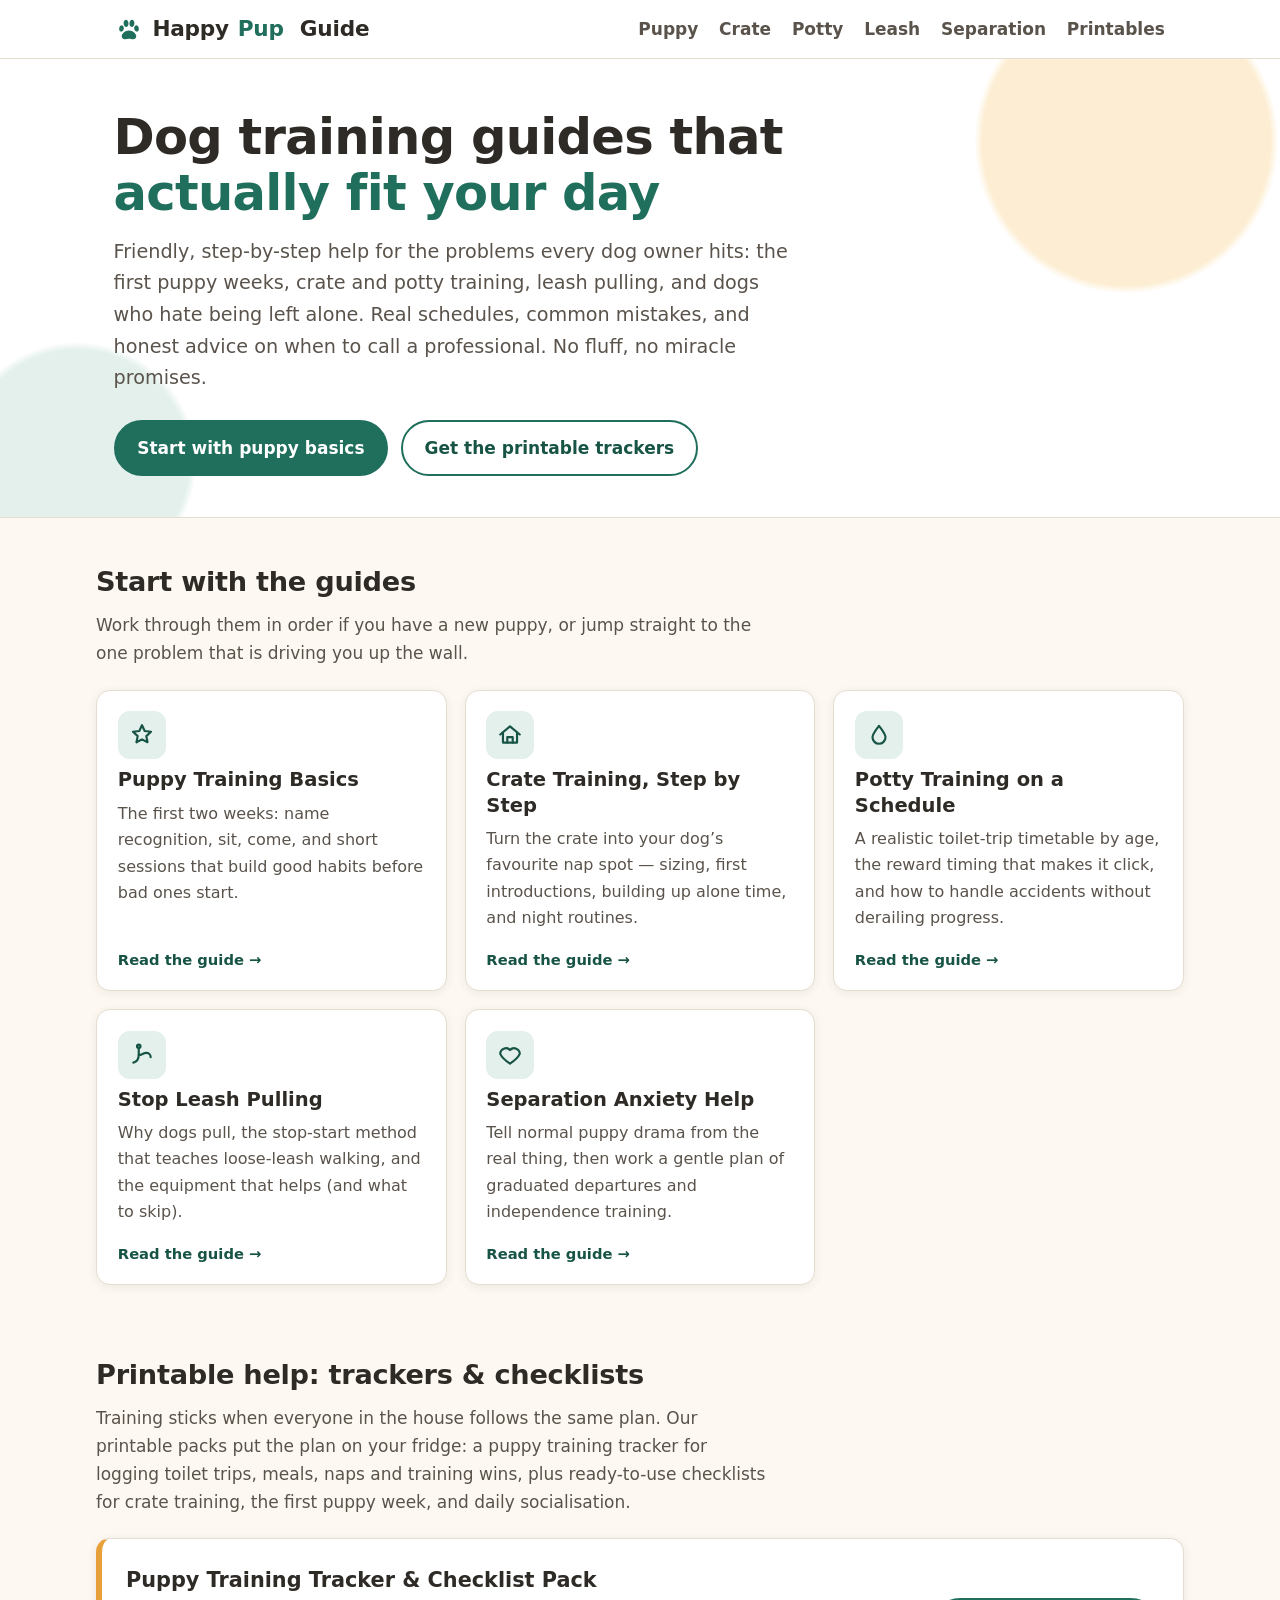
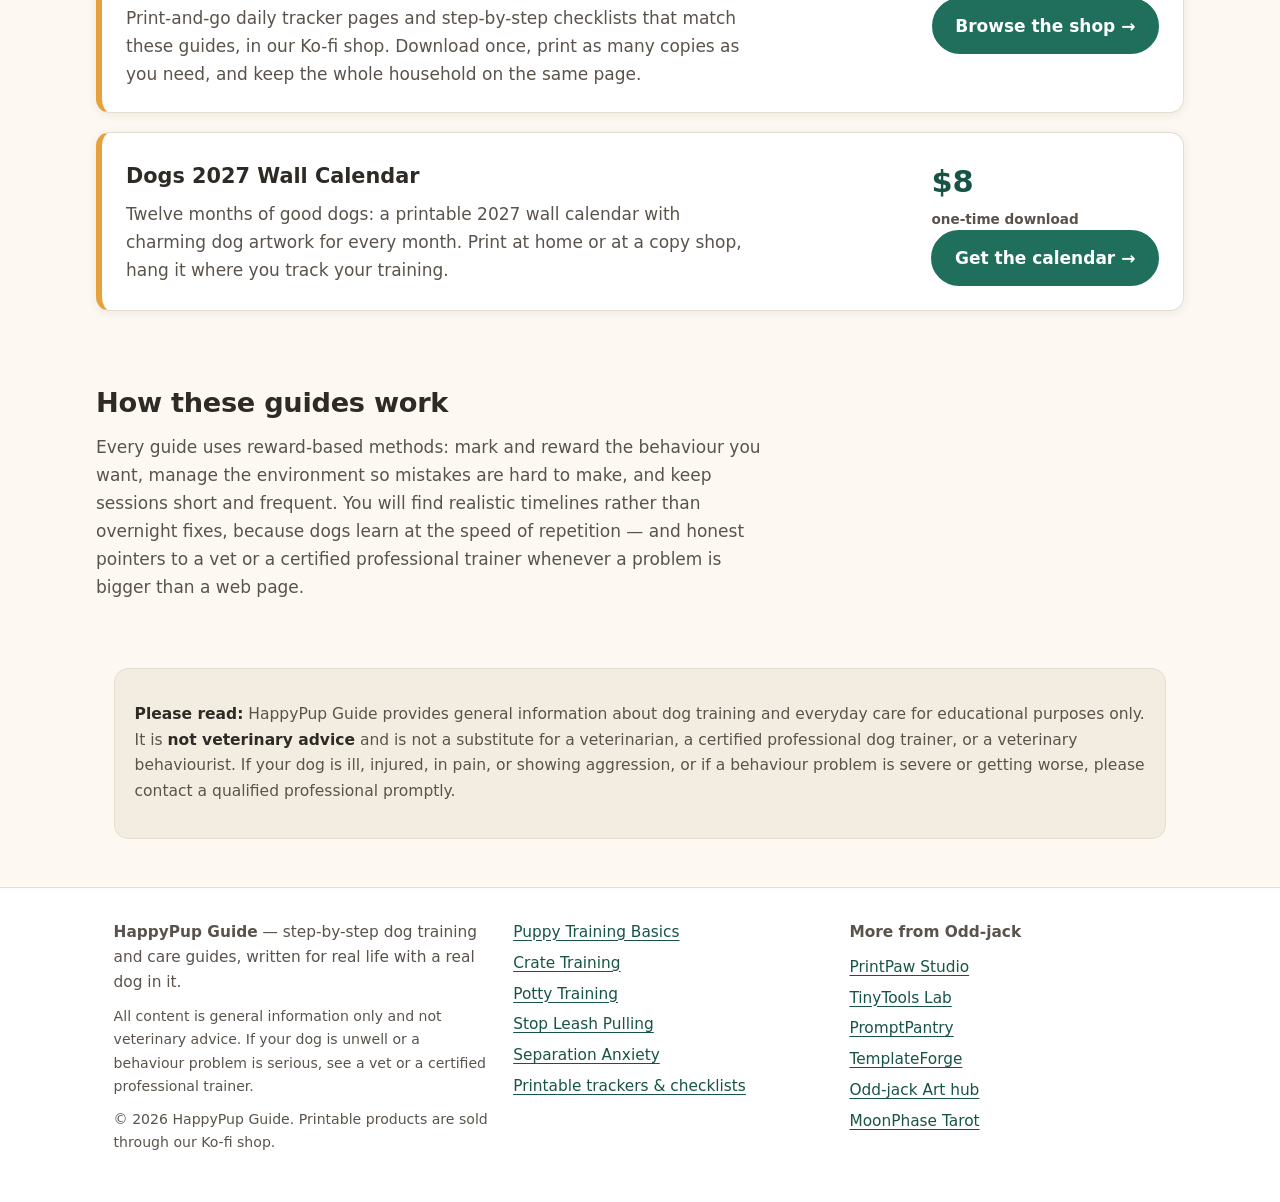
<file: index.html>
<!DOCTYPE html>
<html lang="en">
<head>
<meta charset="utf-8">
<meta name="viewport" content="width=device-width, initial-scale=1">
<title>HappyPup Guide — Friendly Dog Training &amp; Care Guides</title>
<meta name="description" content="Clear, step-by-step dog training guides: puppy basics, crate training, potty schedules, loose-leash walking and separation anxiety — plus printable trackers. No fluff, no miracle promises.">
<meta property="og:type" content="website">
<meta property="og:site_name" content="HappyPup Guide">
<meta property="og:title" content="HappyPup Guide — Friendly Dog Training &amp; Care Guides">
<meta property="og:description" content="Step-by-step dog training guides that fit your day, with schedules, checklists and printable trackers.">
<meta property="og:url" content="https://oddjack0.github.io/happypup-guide/">
<link rel="stylesheet" href="styles.css">
</head>
<body>
<a class="skip-link" href="#main">Skip to main content</a>

<header class="site-header">
  <div class="wrap header-in">
    <a class="logo" href="index.html" aria-label="HappyPup Guide — home">
      <svg width="30" height="30" viewBox="0 0 24 24" fill="currentColor" aria-hidden="true" focusable="false" class="logo-pup"><path d="M12 13.2c-2.9 0-5.8 2.3-5.8 4.6 0 1.5 1.1 2.4 2.7 2.4 1 0 1.9-.4 3.1-.4s2.1.4 3.1.4c1.6 0 2.7-.9 2.7-2.4 0-2.3-2.9-4.6-5.8-4.6ZM6.6 9.1c-1-.3-2.1.6-2.4 2-.3 1.3.2 2.6 1.2 2.9 1 .3 2.1-.6 2.4-2 .3-1.3-.2-2.6-1.2-2.9Zm10.8 0c-1 .3-1.5 1.6-1.2 2.9.3 1.4 1.4 2.3 2.4 2 1-.3 1.5-1.6 1.2-2.9-.3-1.4-1.4-2.3-2.4-2ZM9.4 4.6c-1.1.1-1.9 1.5-1.7 3.1.1 1.5 1.1 2.7 2.2 2.6 1.1-.1 1.9-1.5 1.7-3.1-.1-1.5-1.1-2.7-2.2-2.6Zm5.2 0c-1.1-.1-2.1 1.1-2.2 2.6-.2 1.6.6 3 1.7 3.1 1.1.1 2.1-1.1 2.2-2.6.2-1.6-.6-3-1.7-3.1Z"/></svg>
      Happy<span class="logo-pup">Pup</span>&nbsp;Guide
    </a>
    <nav class="site-nav" aria-label="Main navigation">
      <ul>
        <li><a href="guide-puppy-training.html">Puppy</a></li>
        <li><a href="guide-crate-training.html">Crate</a></li>
        <li><a href="guide-potty-training.html">Potty</a></li>
        <li><a href="guide-leash-pulling.html">Leash</a></li>
        <li><a href="guide-separation-anxiety.html">Separation</a></li>
        <li><a href="https://ko-fi.com/s/0b25be92f7">Printables</a></li>
      </ul>
    </nav>
  </div>
</header>

<main id="main">
  <section class="hero">
    <div class="wrap">
      <h1>Dog training guides that <span class="hl">actually fit your day</span></h1>
      <p class="lede">Friendly, step-by-step help for the problems every dog owner hits: the first puppy weeks, crate and potty training, leash pulling, and dogs who hate being left alone. Real schedules, common mistakes, and honest advice on when to call a professional. No fluff, no miracle promises.</p>
      <div class="hero-actions">
        <a class="btn" href="guide-puppy-training.html">Start with puppy basics</a>
        <a class="btn ghost" href="#printables">Get the printable trackers</a>
      </div>
    </div>
  </section>

  <section class="section wrap" aria-labelledby="guides-heading">
    <h2 id="guides-heading">Start with the guides</h2>
    <p class="section-sub">Work through them in order if you have a new puppy, or jump straight to the one problem that is driving you up the wall.</p>

    <div class="card-grid">
      <article class="card">
        <div class="card-icon" aria-hidden="true">
          <svg width="26" height="26" viewBox="0 0 24 24" fill="none" stroke="currentColor" stroke-width="2" stroke-linecap="round" stroke-linejoin="round"><path d="M12 3l2.5 5.3 5.8.7-4.3 4 1.1 5.7L12 16l-5.1 2.7L8 13 3.7 9l5.8-.7z"/></svg>
        </div>
        <h3><a href="guide-puppy-training.html">Puppy Training Basics</a></h3>
        <p>The first two weeks: name recognition, sit, come, and short sessions that build good habits before bad ones start.</p>
        <p class="card-meta"><a href="guide-puppy-training.html">Read the guide →</a></p>
      </article>

      <article class="card">
        <div class="card-icon" aria-hidden="true">
          <svg width="26" height="26" viewBox="0 0 24 24" fill="none" stroke="currentColor" stroke-width="2" stroke-linecap="round" stroke-linejoin="round"><path d="M3 11.5 12 4l9 7.5"/><path d="M5.5 10v9h13v-9"/><path d="M9.5 19v-5h5v5"/></svg>
        </div>
        <h3><a href="guide-crate-training.html">Crate Training, Step by Step</a></h3>
        <p>Turn the crate into your dog&rsquo;s favourite nap spot — sizing, first introductions, building up alone time, and night routines.</p>
        <p class="card-meta"><a href="guide-crate-training.html">Read the guide →</a></p>
      </article>

      <article class="card">
        <div class="card-icon" aria-hidden="true">
          <svg width="26" height="26" viewBox="0 0 24 24" fill="none" stroke="currentColor" stroke-width="2" stroke-linecap="round" stroke-linejoin="round"><path d="M12 3.5c3 4 6 7.4 6 10.6a6 6 0 1 1-12 0C6 10.9 9 7.5 12 3.5Z"/></svg>
        </div>
        <h3><a href="guide-potty-training.html">Potty Training on a Schedule</a></h3>
        <p>A realistic toilet-trip timetable by age, the reward timing that makes it click, and how to handle accidents without derailing progress.</p>
        <p class="card-meta"><a href="guide-potty-training.html">Read the guide →</a></p>
      </article>

      <article class="card">
        <div class="card-icon" aria-hidden="true">
          <svg width="26" height="26" viewBox="0 0 24 24" fill="none" stroke="currentColor" stroke-width="2" stroke-linecap="round" stroke-linejoin="round"><path d="M4 19c4-1 5-4 5-7V5"/><circle cx="9" cy="4" r="1.6"/><path d="M9 12c3 0 4-2 7-2 2 0 4 1.5 4 4"/></svg>
        </div>
        <h3><a href="guide-leash-pulling.html">Stop Leash Pulling</a></h3>
        <p>Why dogs pull, the stop-start method that teaches loose-leash walking, and the equipment that helps (and what to skip).</p>
        <p class="card-meta"><a href="guide-leash-pulling.html">Read the guide →</a></p>
      </article>

      <article class="card">
        <div class="card-icon" aria-hidden="true">
          <svg width="26" height="26" viewBox="0 0 24 24" fill="none" stroke="currentColor" stroke-width="2" stroke-linecap="round" stroke-linejoin="round"><path d="M12 20s-7-4.6-9-9a5.2 5.2 0 0 1 9-3.6A5.2 5.2 0 0 1 21 11c-2 4.4-9 9-9 9Z"/></svg>
        </div>
        <h3><a href="guide-separation-anxiety.html">Separation Anxiety Help</a></h3>
        <p>Tell normal puppy drama from the real thing, then work a gentle plan of graduated departures and independence training.</p>
        <p class="card-meta"><a href="guide-separation-anxiety.html">Read the guide →</a></p>
      </article>
    </div>
  </section>

  <section class="section wrap" id="printables" aria-labelledby="printables-heading">
    <h2 id="printables-heading">Printable help: trackers &amp; checklists</h2>
    <p class="section-sub">Training sticks when everyone in the house follows the same plan. Our printable packs put the plan on your fridge: a puppy training tracker for logging toilet trips, meals, naps and training wins, plus ready-to-use checklists for crate training, the first puppy week, and daily socialisation.</p>

    <div class="promo">
      <div>
        <h3>Puppy Training Tracker &amp; Checklist Pack</h3>
        <p>Print-and-go daily tracker pages and step-by-step checklists that match these guides, in our Ko-fi shop. Download once, print as many copies as you need, and keep the whole household on the same page.</p>
      </div>
      <div>
        <a class="btn" href="https://ko-fi.com/s/0b25be92f7">Browse the shop →</a>
      </div>
    </div>

    <div class="promo">
      <div>
        <h3>Dogs 2027 Wall Calendar</h3>
        <p>Twelve months of good dogs: a printable 2027 wall calendar with charming dog artwork for every month. Print at home or at a copy shop, hang it where you track your training.</p>
      </div>
      <div>
        <p class="price">$8<small>one-time download</small></p>
        <a class="btn" href="https://ko-fi.com/s/ce961ba7b0">Get the calendar →</a>
      </div>
    </div>
  </section>

  <section class="section wrap" aria-labelledby="approach-heading">
    <h2 id="approach-heading">How these guides work</h2>
    <p class="section-sub">Every guide uses reward-based methods: mark and reward the behaviour you want, manage the environment so mistakes are hard to make, and keep sessions short and frequent. You will find realistic timelines rather than overnight fixes, because dogs learn at the speed of repetition — and honest pointers to a vet or a certified professional trainer whenever a problem is bigger than a web page.</p>
  </section>

  <div class="wrap">
    <aside class="disclaimer" aria-label="Important disclaimer">
      <p><strong>Please read:</strong> HappyPup Guide provides general information about dog training and everyday care for educational purposes only. It is <strong>not veterinary advice</strong> and is not a substitute for a veterinarian, a certified professional dog trainer, or a veterinary behaviourist. If your dog is ill, injured, in pain, or showing aggression, or if a behaviour problem is severe or getting worse, please contact a qualified professional promptly.</p>
    </aside>
  </div>
</main>

<footer class="site-footer">
  <div class="wrap footer-in">
    <div>
      <p><strong>HappyPup Guide</strong> — step-by-step dog training and care guides, written for real life with a real dog in it.</p>
      <p class="fineprint">All content is general information only and not veterinary advice. If your dog is unwell or a behaviour problem is serious, see a vet or a certified professional trainer.</p>
      <p class="fineprint">© 2026 HappyPup Guide. Printable products are sold through our Ko-fi shop.</p>
    </div>
    <nav aria-label="Footer navigation">
      <ul>
        <li><a href="guide-puppy-training.html">Puppy Training Basics</a></li>
        <li><a href="guide-crate-training.html">Crate Training</a></li>
        <li><a href="guide-potty-training.html">Potty Training</a></li>
        <li><a href="guide-leash-pulling.html">Stop Leash Pulling</a></li>
        <li><a href="guide-separation-anxiety.html">Separation Anxiety</a></li>
        <li><a href="https://ko-fi.com/s/0b25be92f7">Printable trackers &amp; checklists</a></li>
      </ul>
    </nav>
    <nav aria-label="More from Odd-jack">
      <p><strong>More from Odd-jack</strong></p>
      <ul>
        <li><a href="https://oddjack0.github.io/printpaw-studio/">PrintPaw Studio</a></li>
        <li><a href="https://oddjack0.github.io/tinytools-lab/">TinyTools Lab</a></li>
        <li><a href="https://oddjack0.github.io/promptpantry/">PromptPantry</a></li>
        <li><a href="https://oddjack0.github.io/templateforge/">TemplateForge</a></li>
        <li><a href="https://oddjack0.github.io/oddjack-art/">Odd-jack Art hub</a></li>
        <li><a href="https://oddjack0.github.io/moonphase-tarot/">MoonPhase Tarot</a></li>
      </ul>
    </nav>
  </div>
</footer>
</body>
</html>
</file>
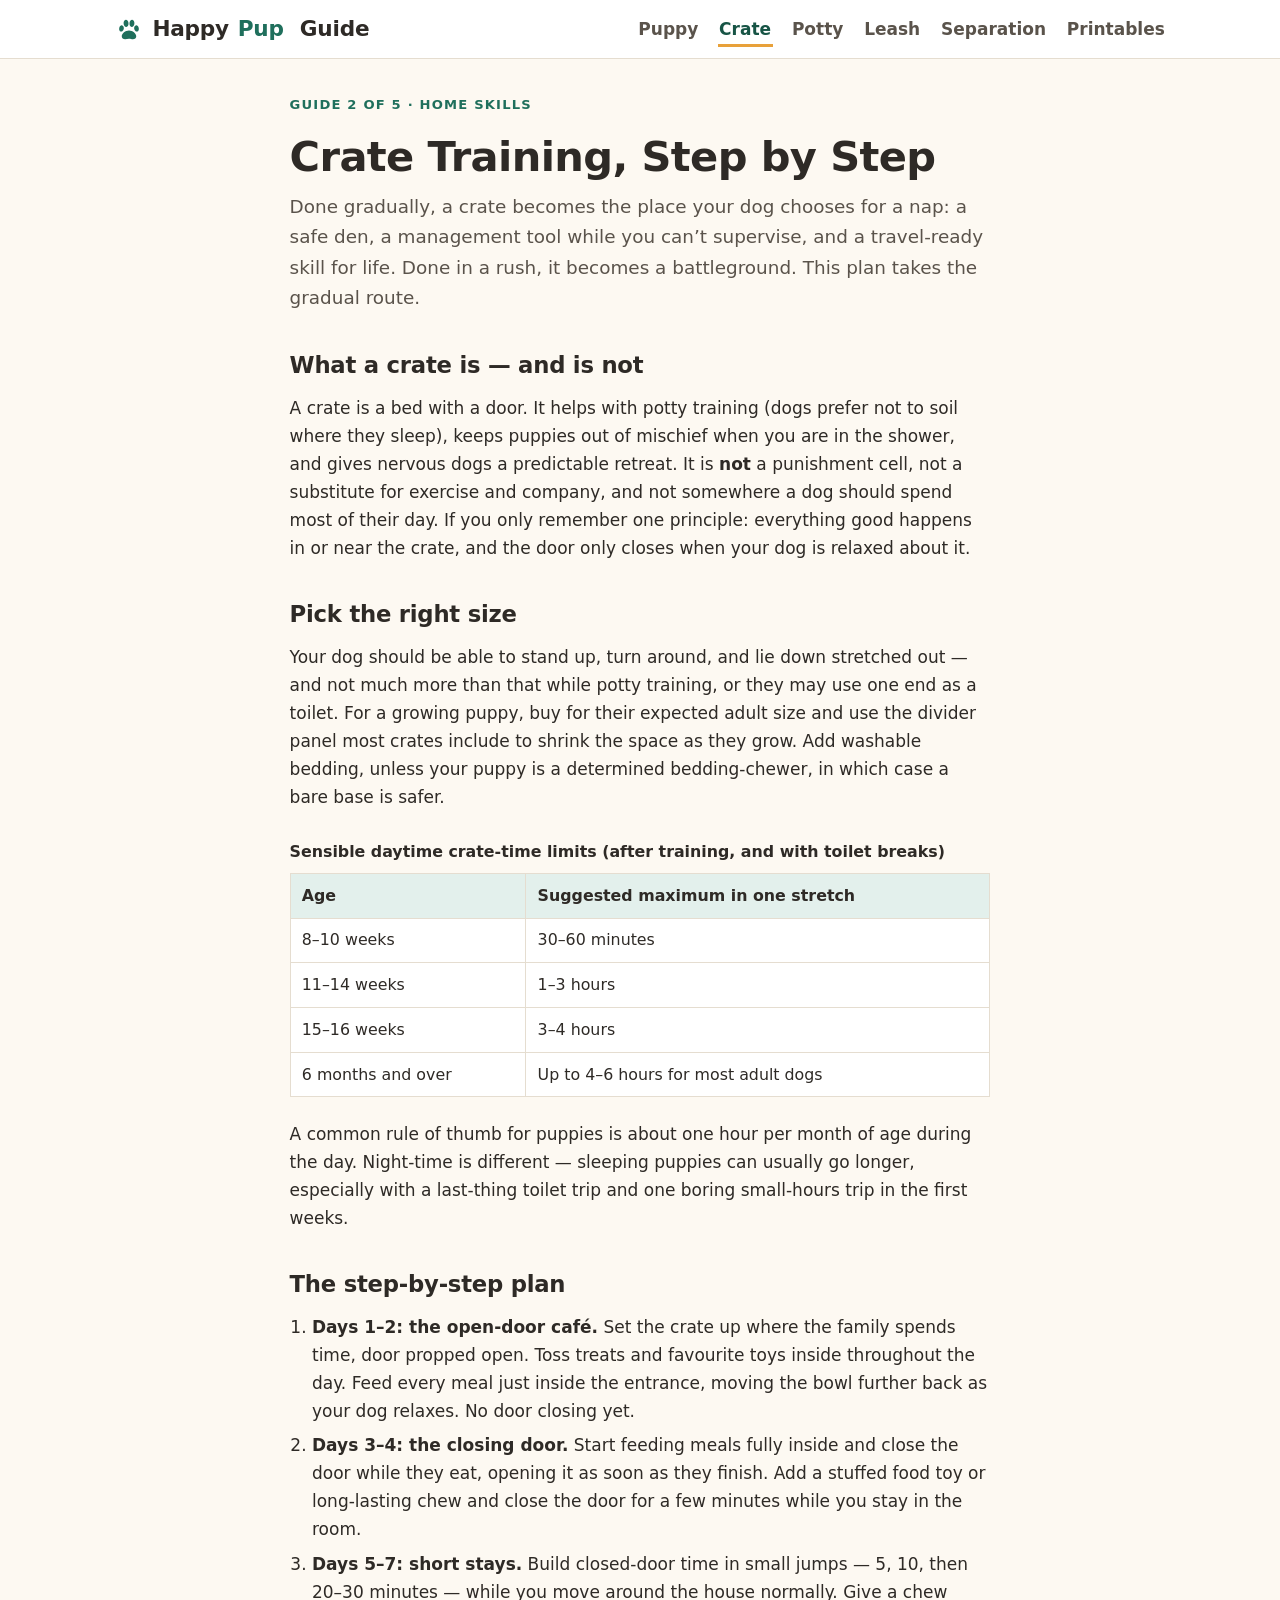
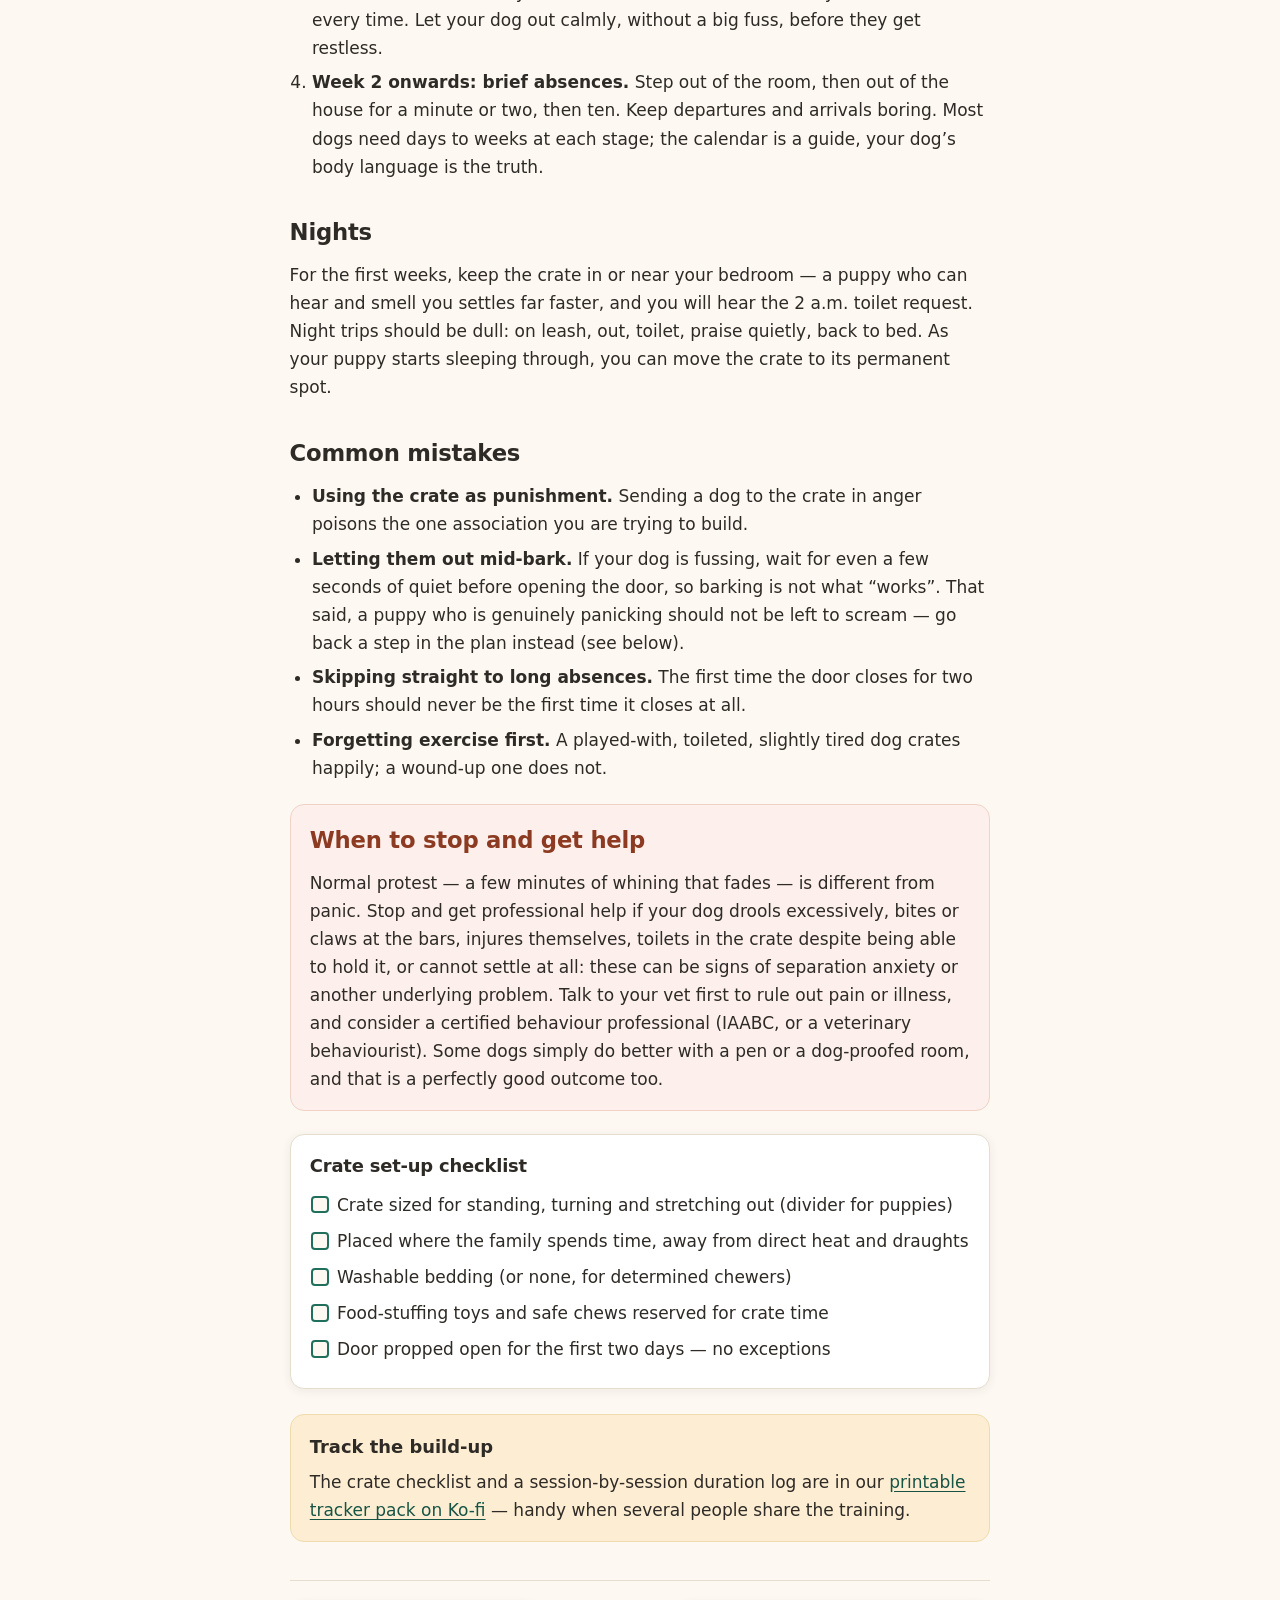
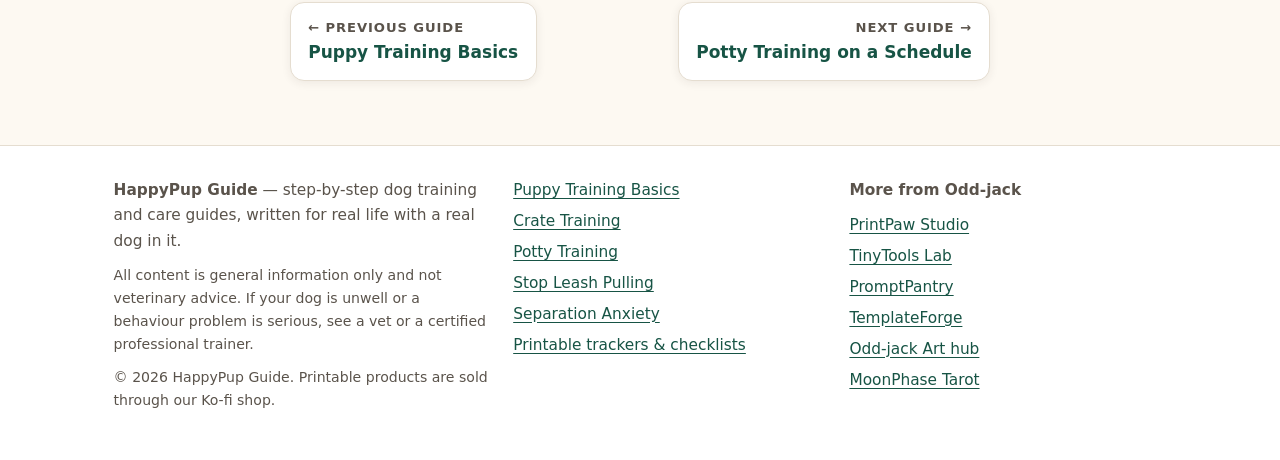
<file: guide-crate-training.html>
<!DOCTYPE html>
<html lang="en">
<head>
<meta charset="utf-8">
<meta name="viewport" content="width=device-width, initial-scale=1">
<title>Crate Training, Step by Step — HappyPup Guide</title>
<meta name="description" content="How to crate train a puppy or adult dog kindly: choosing the right size, a day-by-day introduction plan, sensible time limits by age, night routines, and common mistakes.">
<meta property="og:type" content="article">
<meta property="og:site_name" content="HappyPup Guide">
<meta property="og:title" content="Crate Training, Step by Step">
<meta property="og:description" content="Turn the crate into your dog's favourite nap spot with a gradual, reward-based plan — sizing, schedules and troubleshooting included.">
<meta property="og:url" content="https://oddjack0.github.io/happypup-guide/guide-crate-training.html">
<link rel="stylesheet" href="styles.css">
</head>
<body>
<a class="skip-link" href="#main">Skip to main content</a>

<header class="site-header">
  <div class="wrap header-in">
    <a class="logo" href="index.html" aria-label="HappyPup Guide — home">
      <svg width="30" height="30" viewBox="0 0 24 24" fill="currentColor" aria-hidden="true" focusable="false" class="logo-pup"><path d="M12 13.2c-2.9 0-5.8 2.3-5.8 4.6 0 1.5 1.1 2.4 2.7 2.4 1 0 1.9-.4 3.1-.4s2.1.4 3.1.4c1.6 0 2.7-.9 2.7-2.4 0-2.3-2.9-4.6-5.8-4.6ZM6.6 9.1c-1-.3-2.1.6-2.4 2-.3 1.3.2 2.6 1.2 2.9 1 .3 2.1-.6 2.4-2 .3-1.3-.2-2.6-1.2-2.9Zm10.8 0c-1 .3-1.5 1.6-1.2 2.9.3 1.4 1.4 2.3 2.4 2 1-.3 1.5-1.6 1.2-2.9-.3-1.4-1.4-2.3-2.4-2ZM9.4 4.6c-1.1.1-1.9 1.5-1.7 3.1.1 1.5 1.1 2.7 2.2 2.6 1.1-.1 1.9-1.5 1.7-3.1-.1-1.5-1.1-2.7-2.2-2.6Zm5.2 0c-1.1-.1-2.1 1.1-2.2 2.6-.2 1.6.6 3 1.7 3.1 1.1.1 2.1-1.1 2.2-2.6.2-1.6-.6-3-1.7-3.1Z"/></svg>
      Happy<span class="logo-pup">Pup</span>&nbsp;Guide
    </a>
    <nav class="site-nav" aria-label="Main navigation">
      <ul>
        <li><a href="guide-puppy-training.html">Puppy</a></li>
        <li><a href="guide-crate-training.html" aria-current="page">Crate</a></li>
        <li><a href="guide-potty-training.html">Potty</a></li>
        <li><a href="guide-leash-pulling.html">Leash</a></li>
        <li><a href="guide-separation-anxiety.html">Separation</a></li>
        <li><a href="https://ko-fi.com/s/0b25be92f7">Printables</a></li>
      </ul>
    </nav>
  </div>
</header>

<main id="main">
<article class="article">
  <div class="wrap">
    <p class="eyebrow">Guide 2 of 5 · Home skills</p>
    <h1>Crate Training, Step by Step</h1>
    <p class="standfirst">Done gradually, a crate becomes the place your dog chooses for a nap: a safe den, a management tool while you can&rsquo;t supervise, and a travel-ready skill for life. Done in a rush, it becomes a battleground. This plan takes the gradual route.</p>

    <h2>What a crate is — and is not</h2>
    <p>A crate is a bed with a door. It helps with potty training (dogs prefer not to soil where they sleep), keeps puppies out of mischief when you are in the shower, and gives nervous dogs a predictable retreat. It is <strong>not</strong> a punishment cell, not a substitute for exercise and company, and not somewhere a dog should spend most of their day. If you only remember one principle: everything good happens in or near the crate, and the door only closes when your dog is relaxed about it.</p>

    <h2>Pick the right size</h2>
    <p>Your dog should be able to stand up, turn around, and lie down stretched out — and not much more than that while potty training, or they may use one end as a toilet. For a growing puppy, buy for their expected adult size and use the divider panel most crates include to shrink the space as they grow. Add washable bedding, unless your puppy is a determined bedding-chewer, in which case a bare base is safer.</p>

    <div class="table-scroll">
      <table>
        <caption>Sensible daytime crate-time limits (after training, and with toilet breaks)</caption>
        <thead>
          <tr><th scope="col">Age</th><th scope="col">Suggested maximum in one stretch</th></tr>
        </thead>
        <tbody>
          <tr><td>8–10 weeks</td><td>30–60 minutes</td></tr>
          <tr><td>11–14 weeks</td><td>1–3 hours</td></tr>
          <tr><td>15–16 weeks</td><td>3–4 hours</td></tr>
          <tr><td>6 months and over</td><td>Up to 4–6 hours for most adult dogs</td></tr>
        </tbody>
      </table>
    </div>
    <p>A common rule of thumb for puppies is about one hour per month of age during the day. Night-time is different — sleeping puppies can usually go longer, especially with a last-thing toilet trip and one boring small-hours trip in the first weeks.</p>

    <h2>The step-by-step plan</h2>
    <ol>
      <li><strong>Days 1–2: the open-door café.</strong> Set the crate up where the family spends time, door propped open. Toss treats and favourite toys inside throughout the day. Feed every meal just inside the entrance, moving the bowl further back as your dog relaxes. No door closing yet.</li>
      <li><strong>Days 3–4: the closing door.</strong> Start feeding meals fully inside and close the door while they eat, opening it as soon as they finish. Add a stuffed food toy or long-lasting chew and close the door for a few minutes while you stay in the room.</li>
      <li><strong>Days 5–7: short stays.</strong> Build closed-door time in small jumps — 5, 10, then 20–30 minutes — while you move around the house normally. Give a chew every time. Let your dog out calmly, without a big fuss, before they get restless.</li>
      <li><strong>Week 2 onwards: brief absences.</strong> Step out of the room, then out of the house for a minute or two, then ten. Keep departures and arrivals boring. Most dogs need days to weeks at each stage; the calendar is a guide, your dog&rsquo;s body language is the truth.</li>
    </ol>

    <h2>Nights</h2>
    <p>For the first weeks, keep the crate in or near your bedroom — a puppy who can hear and smell you settles far faster, and you will hear the 2 a.m. toilet request. Night trips should be dull: on leash, out, toilet, praise quietly, back to bed. As your puppy starts sleeping through, you can move the crate to its permanent spot.</p>

    <h2>Common mistakes</h2>
    <ul>
      <li><strong>Using the crate as punishment.</strong> Sending a dog to the crate in anger poisons the one association you are trying to build.</li>
      <li><strong>Letting them out mid-bark.</strong> If your dog is fussing, wait for even a few seconds of quiet before opening the door, so barking is not what &ldquo;works&rdquo;. That said, a puppy who is genuinely panicking should not be left to scream — go back a step in the plan instead (see below).</li>
      <li><strong>Skipping straight to long absences.</strong> The first time the door closes for two hours should never be the first time it closes at all.</li>
      <li><strong>Forgetting exercise first.</strong> A played-with, toileted, slightly tired dog crates happily; a wound-up one does not.</li>
    </ul>

    <div class="warning">
      <h2>When to stop and get help</h2>
      <p>Normal protest — a few minutes of whining that fades — is different from panic. Stop and get professional help if your dog drools excessively, bites or claws at the bars, injures themselves, toilets in the crate despite being able to hold it, or cannot settle at all: these can be signs of separation anxiety or another underlying problem. Talk to your vet first to rule out pain or illness, and consider a certified behaviour professional (IAABC, or a veterinary behaviourist). Some dogs simply do better with a pen or a dog-proofed room, and that is a perfectly good outcome too.</p>
    </div>

    <aside class="checklist">
      <h2>Crate set-up checklist</h2>
      <ul>
        <li>Crate sized for standing, turning and stretching out (divider for puppies)</li>
        <li>Placed where the family spends time, away from direct heat and draughts</li>
        <li>Washable bedding (or none, for determined chewers)</li>
        <li>Food-stuffing toys and safe chews reserved for crate time</li>
        <li>Door propped open for the first two days — no exceptions</li>
      </ul>
    </aside>

    <aside class="product-strip">
      <h3>Track the build-up</h3>
      <p>The crate checklist and a session-by-session duration log are in our <a href="https://ko-fi.com/s/0b25be92f7">printable tracker pack on Ko-fi</a> — handy when several people share the training.</p>
    </aside>

    <nav class="guide-nav" aria-label="Guide navigation">
      <a class="prev" href="guide-puppy-training.html"><span class="dir">← Previous guide</span>Puppy Training Basics</a>
      <a class="next" href="guide-potty-training.html"><span class="dir">Next guide →</span>Potty Training on a Schedule</a>
    </nav>
  </div>
</article>
</main>

<footer class="site-footer">
  <div class="wrap footer-in">
    <div>
      <p><strong>HappyPup Guide</strong> — step-by-step dog training and care guides, written for real life with a real dog in it.</p>
      <p class="fineprint">All content is general information only and not veterinary advice. If your dog is unwell or a behaviour problem is serious, see a vet or a certified professional trainer.</p>
      <p class="fineprint">© 2026 HappyPup Guide. Printable products are sold through our Ko-fi shop.</p>
    </div>
    <nav aria-label="Footer navigation">
      <ul>
        <li><a href="guide-puppy-training.html">Puppy Training Basics</a></li>
        <li><a href="guide-crate-training.html">Crate Training</a></li>
        <li><a href="guide-potty-training.html">Potty Training</a></li>
        <li><a href="guide-leash-pulling.html">Stop Leash Pulling</a></li>
        <li><a href="guide-separation-anxiety.html">Separation Anxiety</a></li>
        <li><a href="https://ko-fi.com/s/0b25be92f7">Printable trackers &amp; checklists</a></li>
      </ul>
    </nav>
    <nav aria-label="More from Odd-jack">
      <p><strong>More from Odd-jack</strong></p>
      <ul>
        <li><a href="https://oddjack0.github.io/printpaw-studio/">PrintPaw Studio</a></li>
        <li><a href="https://oddjack0.github.io/tinytools-lab/">TinyTools Lab</a></li>
        <li><a href="https://oddjack0.github.io/promptpantry/">PromptPantry</a></li>
        <li><a href="https://oddjack0.github.io/templateforge/">TemplateForge</a></li>
        <li><a href="https://oddjack0.github.io/oddjack-art/">Odd-jack Art hub</a></li>
        <li><a href="https://oddjack0.github.io/moonphase-tarot/">MoonPhase Tarot</a></li>
      </ul>
    </nav>
  </div>
</footer>
</body>
</html>
</file>
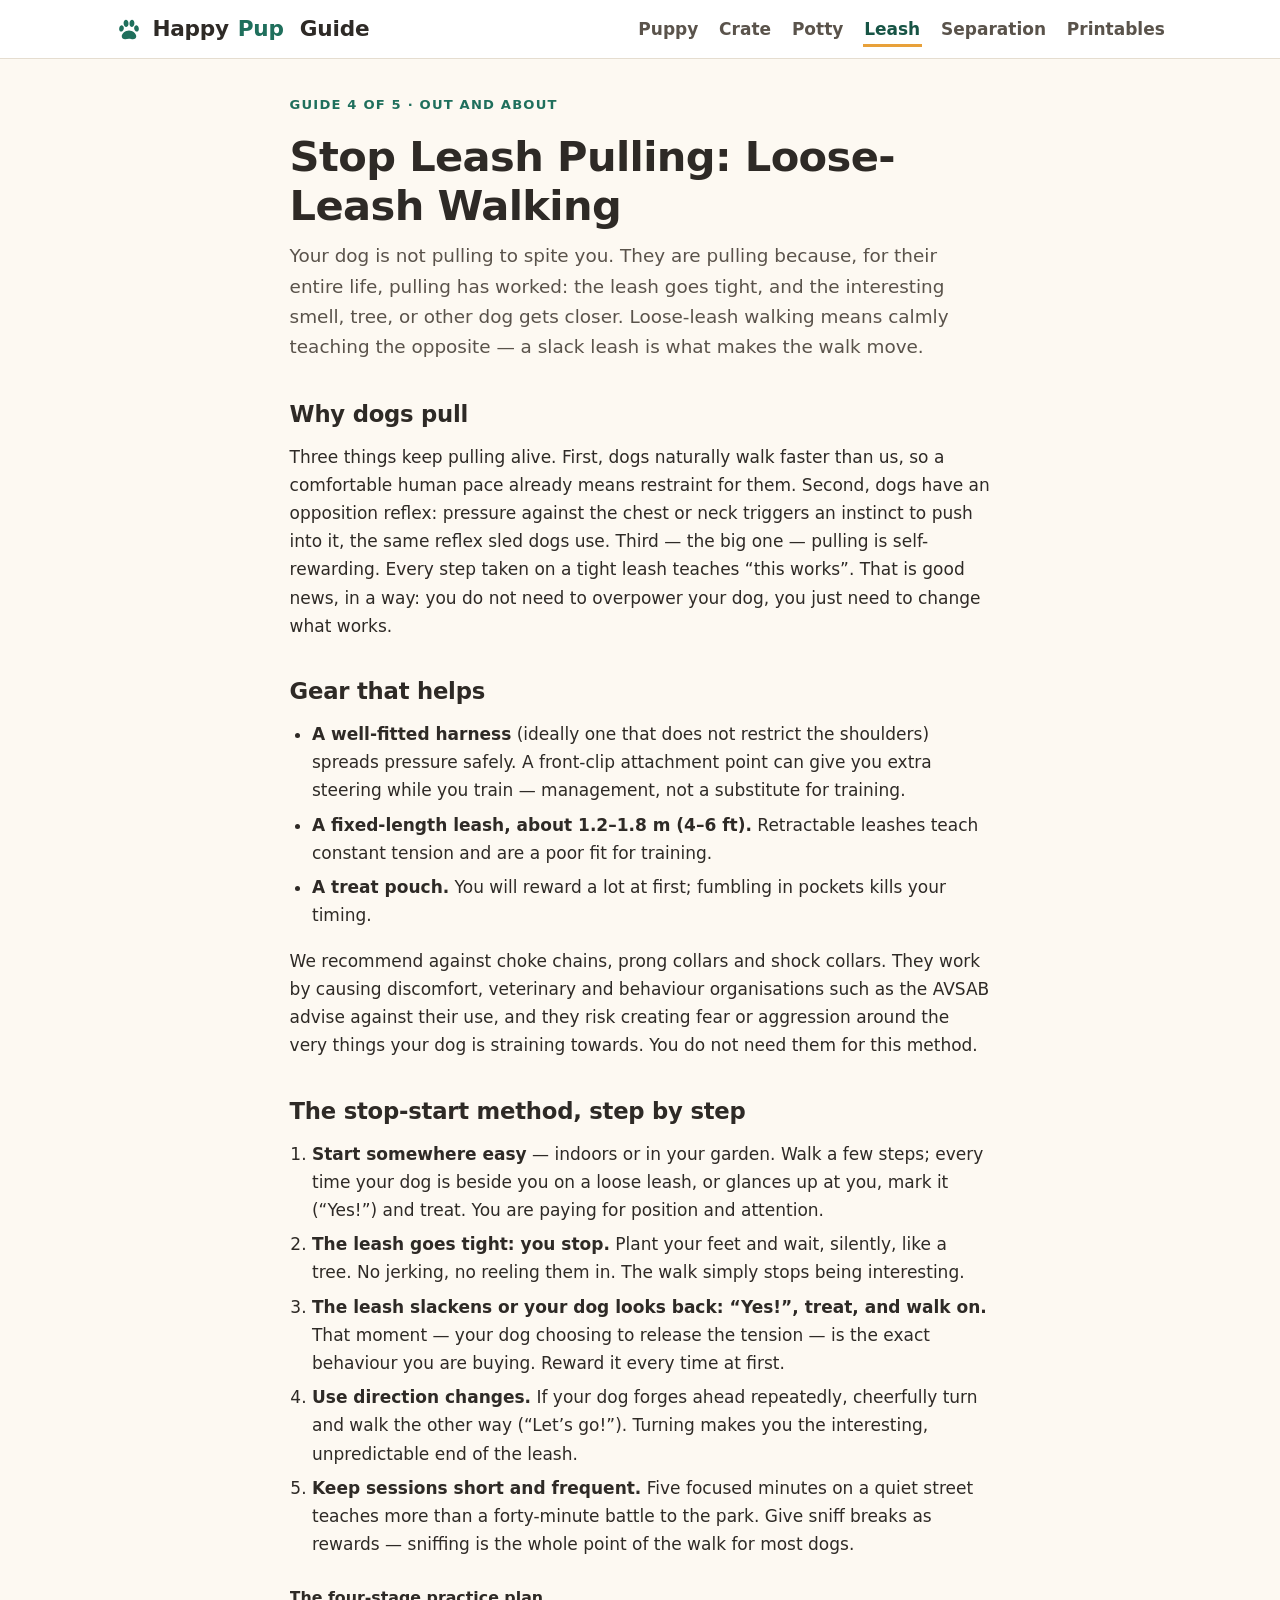
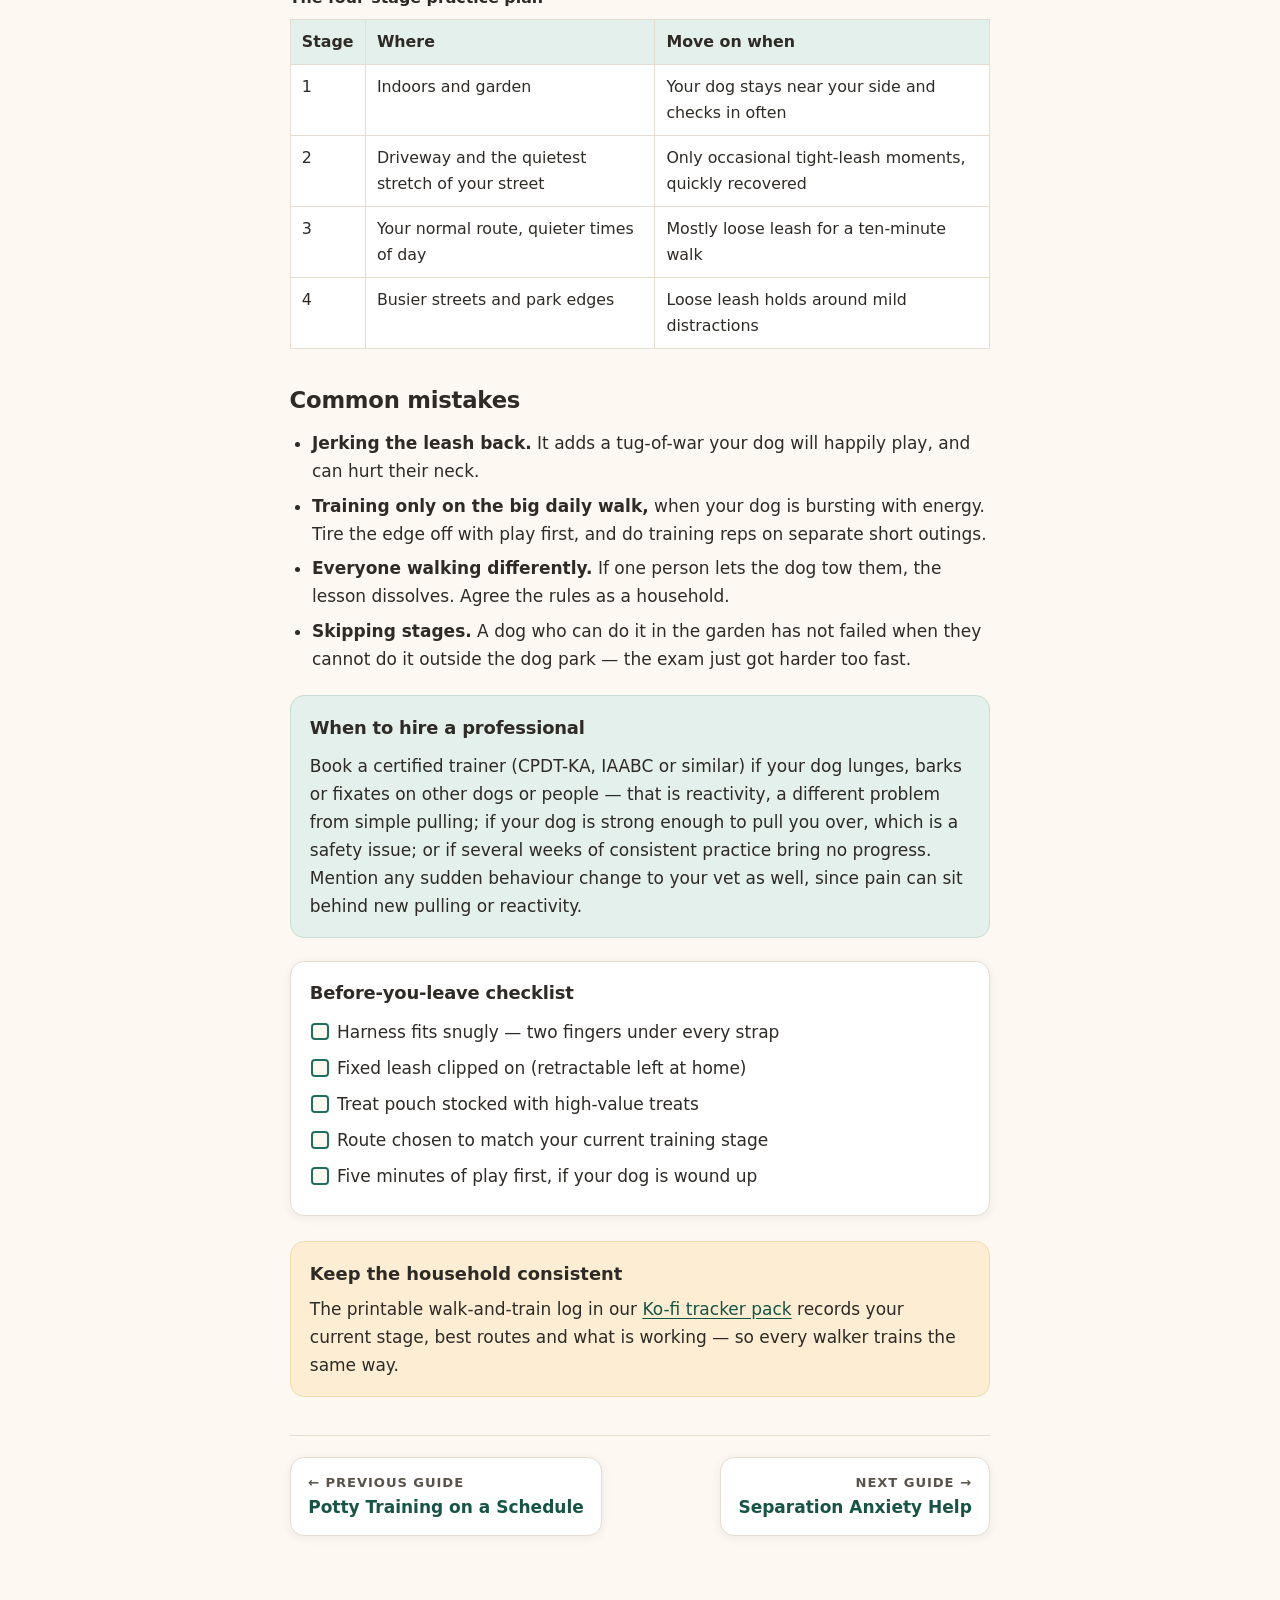
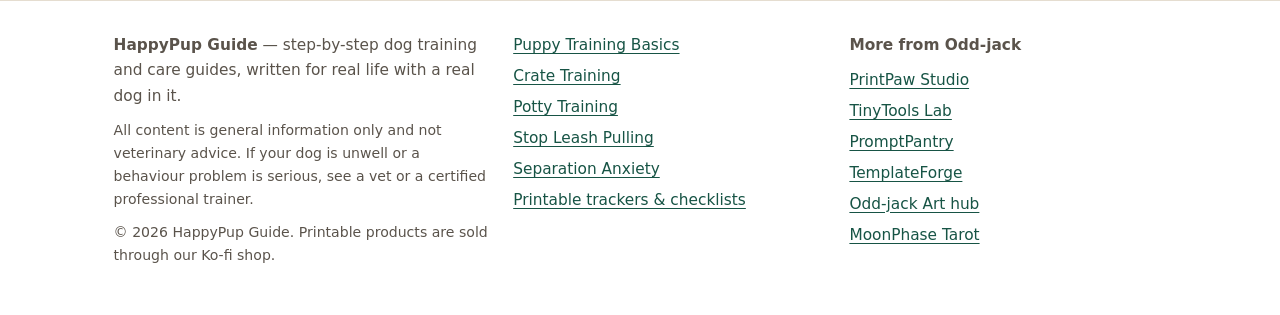
<file: guide-leash-pulling.html>
<!DOCTYPE html>
<html lang="en">
<head>
<meta charset="utf-8">
<meta name="viewport" content="width=device-width, initial-scale=1">
<title>Stop Leash Pulling: Loose-Leash Walking — HappyPup Guide</title>
<meta name="description" content="Why dogs pull on the leash and how to stop it: the stop-start method, check-in rewards, sensible equipment, a four-stage practice plan, common mistakes, and when to hire a trainer.">
<meta property="og:type" content="article">
<meta property="og:site_name" content="HappyPup Guide">
<meta property="og:title" content="Stop Leash Pulling: Loose-Leash Walking">
<meta property="og:description" content="Pulling works — that's why dogs do it. Teach the opposite lesson with stop-start walks, rewards for check-ins, and a staged plan from living room to park.">
<meta property="og:url" content="https://oddjack0.github.io/happypup-guide/guide-leash-pulling.html">
<link rel="stylesheet" href="styles.css">
</head>
<body>
<a class="skip-link" href="#main">Skip to main content</a>

<header class="site-header">
  <div class="wrap header-in">
    <a class="logo" href="index.html" aria-label="HappyPup Guide — home">
      <svg width="30" height="30" viewBox="0 0 24 24" fill="currentColor" aria-hidden="true" focusable="false" class="logo-pup"><path d="M12 13.2c-2.9 0-5.8 2.3-5.8 4.6 0 1.5 1.1 2.4 2.7 2.4 1 0 1.9-.4 3.1-.4s2.1.4 3.1.4c1.6 0 2.7-.9 2.7-2.4 0-2.3-2.9-4.6-5.8-4.6ZM6.6 9.1c-1-.3-2.1.6-2.4 2-.3 1.3.2 2.6 1.2 2.9 1 .3 2.1-.6 2.4-2 .3-1.3-.2-2.6-1.2-2.9Zm10.8 0c-1 .3-1.5 1.6-1.2 2.9.3 1.4 1.4 2.3 2.4 2 1-.3 1.5-1.6 1.2-2.9-.3-1.4-1.4-2.3-2.4-2ZM9.4 4.6c-1.1.1-1.9 1.5-1.7 3.1.1 1.5 1.1 2.7 2.2 2.6 1.1-.1 1.9-1.5 1.7-3.1-.1-1.5-1.1-2.7-2.2-2.6Zm5.2 0c-1.1-.1-2.1 1.1-2.2 2.6-.2 1.6.6 3 1.7 3.1 1.1.1 2.1-1.1 2.2-2.6.2-1.6-.6-3-1.7-3.1Z"/></svg>
      Happy<span class="logo-pup">Pup</span>&nbsp;Guide
    </a>
    <nav class="site-nav" aria-label="Main navigation">
      <ul>
        <li><a href="guide-puppy-training.html">Puppy</a></li>
        <li><a href="guide-crate-training.html">Crate</a></li>
        <li><a href="guide-potty-training.html">Potty</a></li>
        <li><a href="guide-leash-pulling.html" aria-current="page">Leash</a></li>
        <li><a href="guide-separation-anxiety.html">Separation</a></li>
        <li><a href="https://ko-fi.com/s/0b25be92f7">Printables</a></li>
      </ul>
    </nav>
  </div>
</header>

<main id="main">
<article class="article">
  <div class="wrap">
    <p class="eyebrow">Guide 4 of 5 · Out and about</p>
    <h1>Stop Leash Pulling: Loose-Leash Walking</h1>
    <p class="standfirst">Your dog is not pulling to spite you. They are pulling because, for their entire life, pulling has worked: the leash goes tight, and the interesting smell, tree, or other dog gets closer. Loose-leash walking means calmly teaching the opposite — a slack leash is what makes the walk move.</p>

    <h2>Why dogs pull</h2>
    <p>Three things keep pulling alive. First, dogs naturally walk faster than us, so a comfortable human pace already means restraint for them. Second, dogs have an opposition reflex: pressure against the chest or neck triggers an instinct to push into it, the same reflex sled dogs use. Third — the big one — pulling is self-rewarding. Every step taken on a tight leash teaches &ldquo;this works&rdquo;. That is good news, in a way: you do not need to overpower your dog, you just need to change what works.</p>

    <h2>Gear that helps</h2>
    <ul>
      <li><strong>A well-fitted harness</strong> (ideally one that does not restrict the shoulders) spreads pressure safely. A front-clip attachment point can give you extra steering while you train — management, not a substitute for training.</li>
      <li><strong>A fixed-length leash, about 1.2–1.8 m (4–6 ft).</strong> Retractable leashes teach constant tension and are a poor fit for training.</li>
      <li><strong>A treat pouch.</strong> You will reward a lot at first; fumbling in pockets kills your timing.</li>
    </ul>
    <p>We recommend against choke chains, prong collars and shock collars. They work by causing discomfort, veterinary and behaviour organisations such as the AVSAB advise against their use, and they risk creating fear or aggression around the very things your dog is straining towards. You do not need them for this method.</p>

    <h2>The stop-start method, step by step</h2>
    <ol>
      <li><strong>Start somewhere easy</strong> — indoors or in your garden. Walk a few steps; every time your dog is beside you on a loose leash, or glances up at you, mark it (&ldquo;Yes!&rdquo;) and treat. You are paying for position and attention.</li>
      <li><strong>The leash goes tight: you stop.</strong> Plant your feet and wait, silently, like a tree. No jerking, no reeling them in. The walk simply stops being interesting.</li>
      <li><strong>The leash slackens or your dog looks back: &ldquo;Yes!&rdquo;, treat, and walk on.</strong> That moment — your dog choosing to release the tension — is the exact behaviour you are buying. Reward it every time at first.</li>
      <li><strong>Use direction changes.</strong> If your dog forges ahead repeatedly, cheerfully turn and walk the other way (&ldquo;Let&rsquo;s go!&rdquo;). Turning makes you the interesting, unpredictable end of the leash.</li>
      <li><strong>Keep sessions short and frequent.</strong> Five focused minutes on a quiet street teaches more than a forty-minute battle to the park. Give sniff breaks as rewards — sniffing is the whole point of the walk for most dogs.</li>
    </ol>

    <div class="table-scroll">
      <table>
        <caption>The four-stage practice plan</caption>
        <thead>
          <tr><th scope="col">Stage</th><th scope="col">Where</th><th scope="col">Move on when</th></tr>
        </thead>
        <tbody>
          <tr><td>1</td><td>Indoors and garden</td><td>Your dog stays near your side and checks in often</td></tr>
          <tr><td>2</td><td>Driveway and the quietest stretch of your street</td><td>Only occasional tight-leash moments, quickly recovered</td></tr>
          <tr><td>3</td><td>Your normal route, quieter times of day</td><td>Mostly loose leash for a ten-minute walk</td></tr>
          <tr><td>4</td><td>Busier streets and park edges</td><td>Loose leash holds around mild distractions</td></tr>
        </tbody>
      </table>
    </div>

    <h2>Common mistakes</h2>
    <ul>
      <li><strong>Jerking the leash back.</strong> It adds a tug-of-war your dog will happily play, and can hurt their neck.</li>
      <li><strong>Training only on the big daily walk,</strong> when your dog is bursting with energy. Tire the edge off with play first, and do training reps on separate short outings.</li>
      <li><strong>Everyone walking differently.</strong> If one person lets the dog tow them, the lesson dissolves. Agree the rules as a household.</li>
      <li><strong>Skipping stages.</strong> A dog who can do it in the garden has not failed when they cannot do it outside the dog park — the exam just got harder too fast.</li>
    </ul>

    <div class="note">
      <h2>When to hire a professional</h2>
      <p>Book a certified trainer (CPDT-KA, IAABC or similar) if your dog lunges, barks or fixates on other dogs or people — that is reactivity, a different problem from simple pulling; if your dog is strong enough to pull you over, which is a safety issue; or if several weeks of consistent practice bring no progress. Mention any sudden behaviour change to your vet as well, since pain can sit behind new pulling or reactivity.</p>
    </div>

    <aside class="checklist">
      <h2>Before-you-leave checklist</h2>
      <ul>
        <li>Harness fits snugly — two fingers under every strap</li>
        <li>Fixed leash clipped on (retractable left at home)</li>
        <li>Treat pouch stocked with high-value treats</li>
        <li>Route chosen to match your current training stage</li>
        <li>Five minutes of play first, if your dog is wound up</li>
      </ul>
    </aside>

    <aside class="product-strip">
      <h3>Keep the household consistent</h3>
      <p>The printable walk-and-train log in our <a href="https://ko-fi.com/s/0b25be92f7">Ko-fi tracker pack</a> records your current stage, best routes and what is working — so every walker trains the same way.</p>
    </aside>

    <nav class="guide-nav" aria-label="Guide navigation">
      <a class="prev" href="guide-potty-training.html"><span class="dir">← Previous guide</span>Potty Training on a Schedule</a>
      <a class="next" href="guide-separation-anxiety.html"><span class="dir">Next guide →</span>Separation Anxiety Help</a>
    </nav>
  </div>
</article>
</main>

<footer class="site-footer">
  <div class="wrap footer-in">
    <div>
      <p><strong>HappyPup Guide</strong> — step-by-step dog training and care guides, written for real life with a real dog in it.</p>
      <p class="fineprint">All content is general information only and not veterinary advice. If your dog is unwell or a behaviour problem is serious, see a vet or a certified professional trainer.</p>
      <p class="fineprint">© 2026 HappyPup Guide. Printable products are sold through our Ko-fi shop.</p>
    </div>
    <nav aria-label="Footer navigation">
      <ul>
        <li><a href="guide-puppy-training.html">Puppy Training Basics</a></li>
        <li><a href="guide-crate-training.html">Crate Training</a></li>
        <li><a href="guide-potty-training.html">Potty Training</a></li>
        <li><a href="guide-leash-pulling.html">Stop Leash Pulling</a></li>
        <li><a href="guide-separation-anxiety.html">Separation Anxiety</a></li>
        <li><a href="https://ko-fi.com/s/0b25be92f7">Printable trackers &amp; checklists</a></li>
      </ul>
    </nav>
    <nav aria-label="More from Odd-jack">
      <p><strong>More from Odd-jack</strong></p>
      <ul>
        <li><a href="https://oddjack0.github.io/printpaw-studio/">PrintPaw Studio</a></li>
        <li><a href="https://oddjack0.github.io/tinytools-lab/">TinyTools Lab</a></li>
        <li><a href="https://oddjack0.github.io/promptpantry/">PromptPantry</a></li>
        <li><a href="https://oddjack0.github.io/templateforge/">TemplateForge</a></li>
        <li><a href="https://oddjack0.github.io/oddjack-art/">Odd-jack Art hub</a></li>
        <li><a href="https://oddjack0.github.io/moonphase-tarot/">MoonPhase Tarot</a></li>
      </ul>
    </nav>
  </div>
</footer>
</body>
</html>
</file>
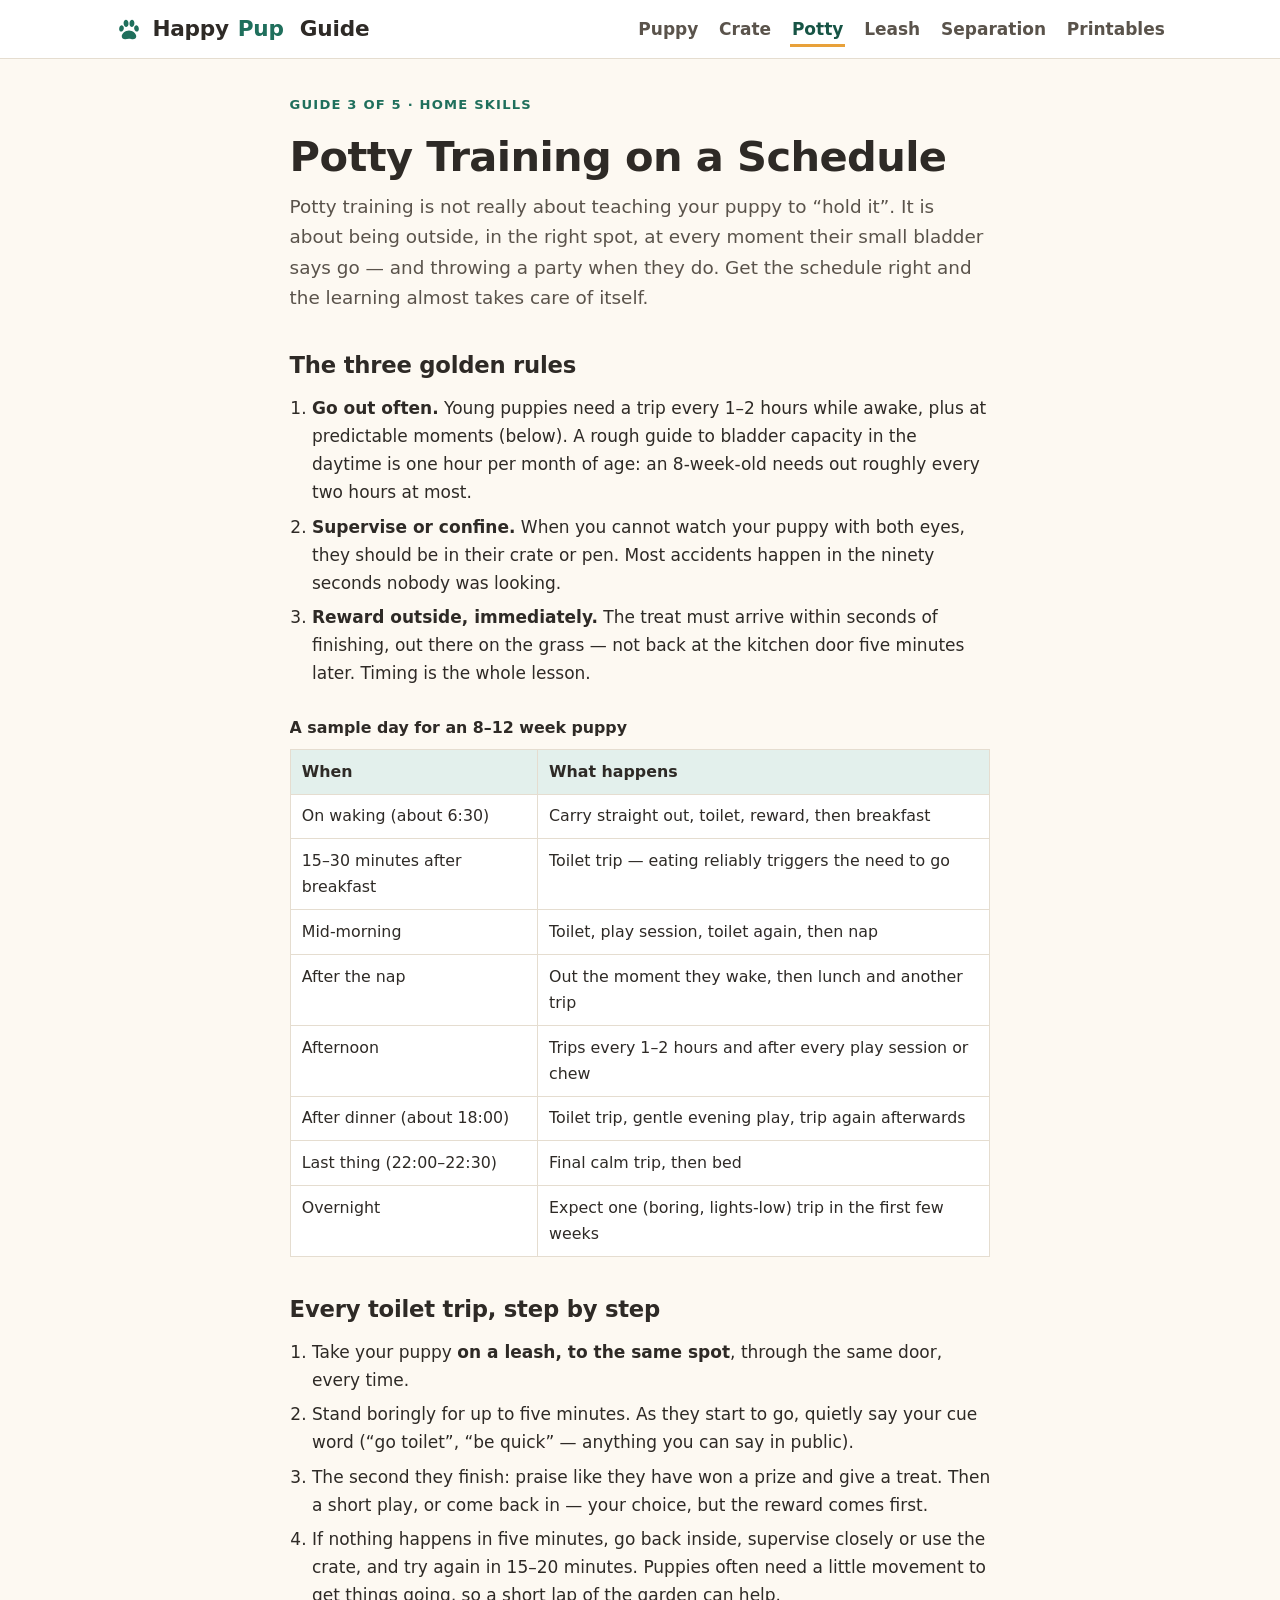
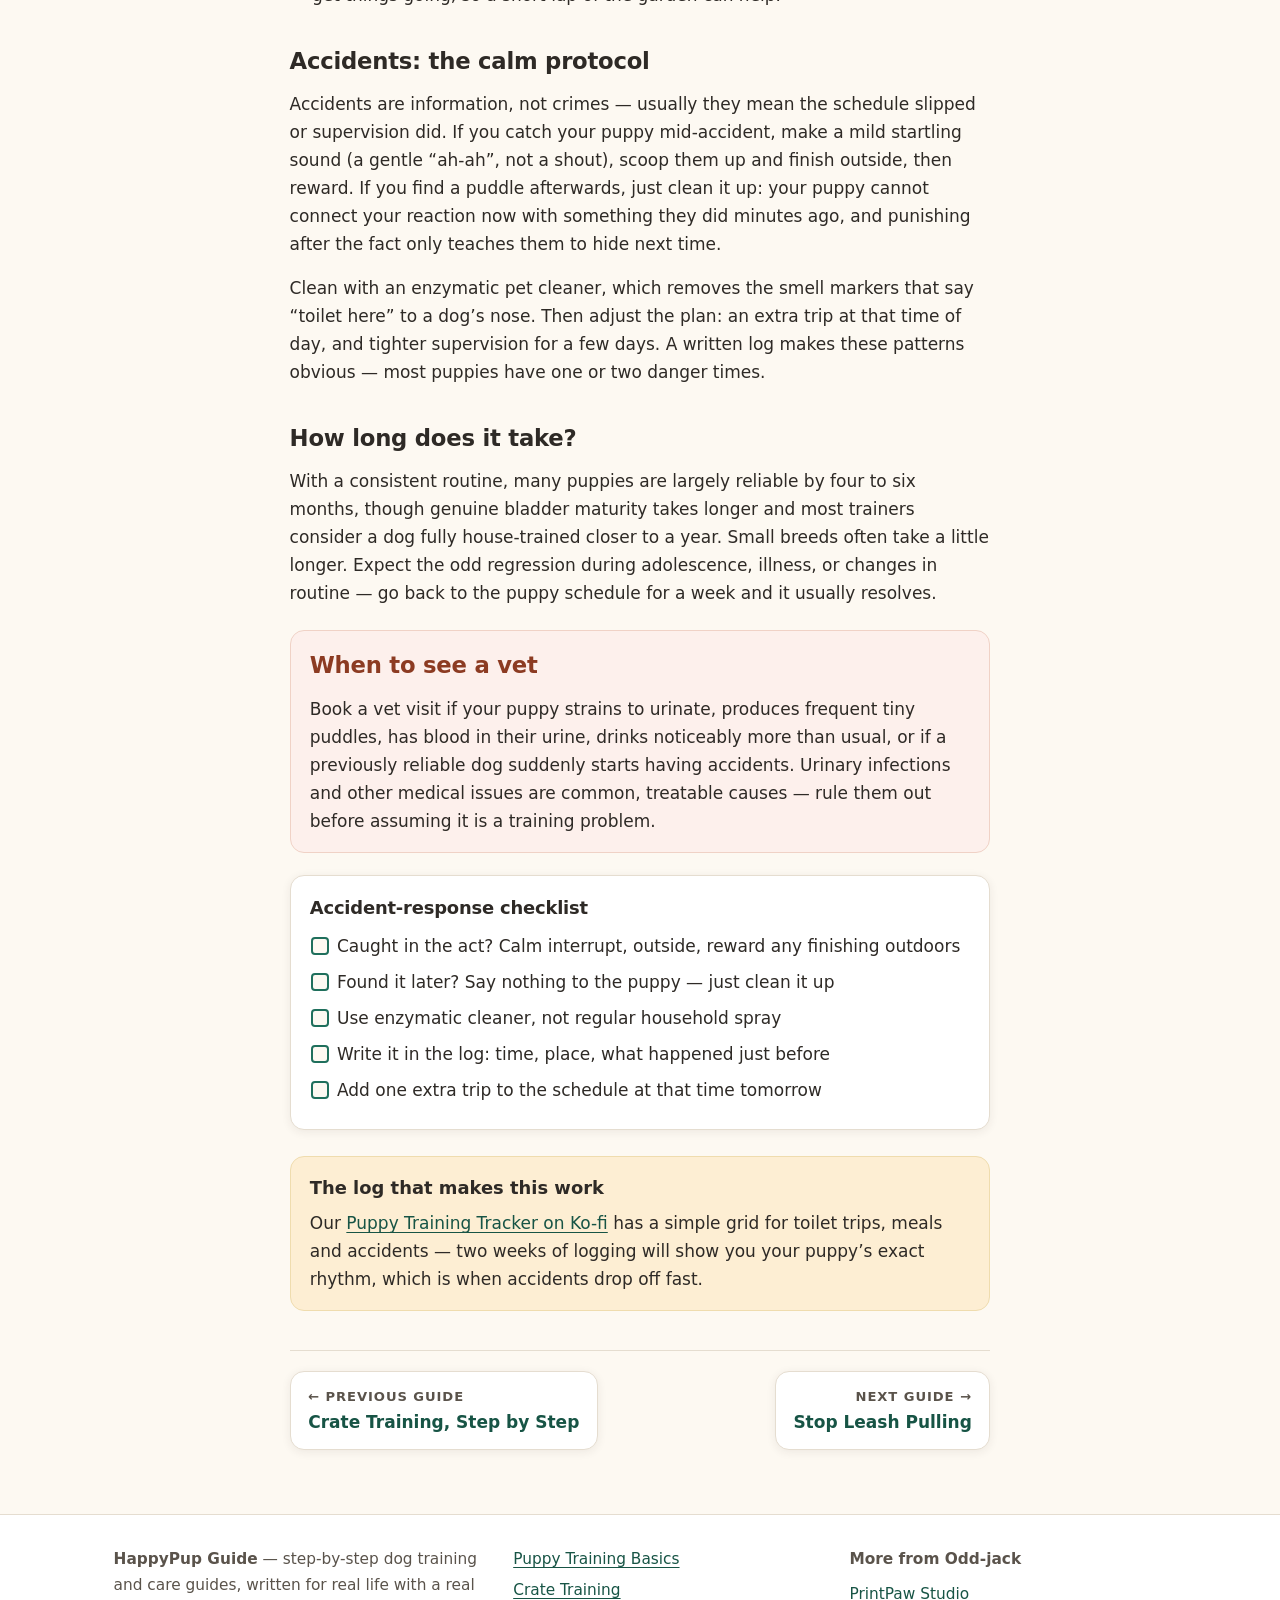
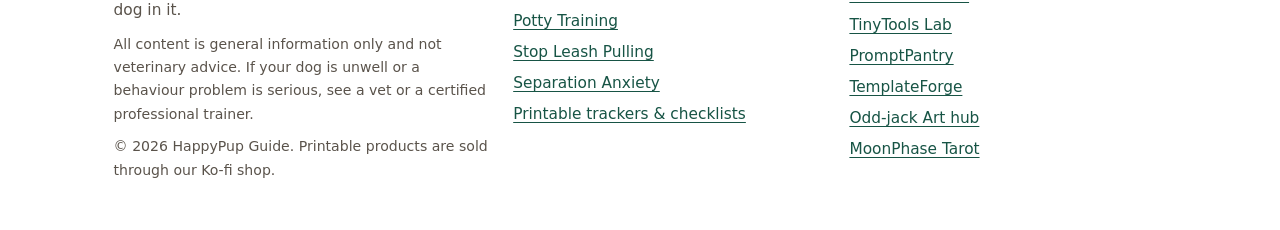
<file: guide-potty-training.html>
<!DOCTYPE html>
<html lang="en">
<head>
<meta charset="utf-8">
<meta name="viewport" content="width=device-width, initial-scale=1">
<title>Potty Training on a Schedule — HappyPup Guide</title>
<meta name="description" content="A realistic potty-training schedule by age, the exact steps for every toilet trip, how to handle accidents calmly, how long it takes, and the health signs that mean a vet visit.">
<meta property="og:type" content="article">
<meta property="og:site_name" content="HappyPup Guide">
<meta property="og:title" content="Potty Training on a Schedule">
<meta property="og:description" content="Frequent trips, fast rewards, zero punishment: the routine that teaches puppies where the toilet is — plus a sample day-by-day timetable.">
<meta property="og:url" content="https://oddjack0.github.io/happypup-guide/guide-potty-training.html">
<link rel="stylesheet" href="styles.css">
</head>
<body>
<a class="skip-link" href="#main">Skip to main content</a>

<header class="site-header">
  <div class="wrap header-in">
    <a class="logo" href="index.html" aria-label="HappyPup Guide — home">
      <svg width="30" height="30" viewBox="0 0 24 24" fill="currentColor" aria-hidden="true" focusable="false" class="logo-pup"><path d="M12 13.2c-2.9 0-5.8 2.3-5.8 4.6 0 1.5 1.1 2.4 2.7 2.4 1 0 1.9-.4 3.1-.4s2.1.4 3.1.4c1.6 0 2.7-.9 2.7-2.4 0-2.3-2.9-4.6-5.8-4.6ZM6.6 9.1c-1-.3-2.1.6-2.4 2-.3 1.3.2 2.6 1.2 2.9 1 .3 2.1-.6 2.4-2 .3-1.3-.2-2.6-1.2-2.9Zm10.8 0c-1 .3-1.5 1.6-1.2 2.9.3 1.4 1.4 2.3 2.4 2 1-.3 1.5-1.6 1.2-2.9-.3-1.4-1.4-2.3-2.4-2ZM9.4 4.6c-1.1.1-1.9 1.5-1.7 3.1.1 1.5 1.1 2.7 2.2 2.6 1.1-.1 1.9-1.5 1.7-3.1-.1-1.5-1.1-2.7-2.2-2.6Zm5.2 0c-1.1-.1-2.1 1.1-2.2 2.6-.2 1.6.6 3 1.7 3.1 1.1.1 2.1-1.1 2.2-2.6.2-1.6-.6-3-1.7-3.1Z"/></svg>
      Happy<span class="logo-pup">Pup</span>&nbsp;Guide
    </a>
    <nav class="site-nav" aria-label="Main navigation">
      <ul>
        <li><a href="guide-puppy-training.html">Puppy</a></li>
        <li><a href="guide-crate-training.html">Crate</a></li>
        <li><a href="guide-potty-training.html" aria-current="page">Potty</a></li>
        <li><a href="guide-leash-pulling.html">Leash</a></li>
        <li><a href="guide-separation-anxiety.html">Separation</a></li>
        <li><a href="https://ko-fi.com/s/0b25be92f7">Printables</a></li>
      </ul>
    </nav>
  </div>
</header>

<main id="main">
<article class="article">
  <div class="wrap">
    <p class="eyebrow">Guide 3 of 5 · Home skills</p>
    <h1>Potty Training on a Schedule</h1>
    <p class="standfirst">Potty training is not really about teaching your puppy to &ldquo;hold it&rdquo;. It is about being outside, in the right spot, at every moment their small bladder says go — and throwing a party when they do. Get the schedule right and the learning almost takes care of itself.</p>

    <h2>The three golden rules</h2>
    <ol>
      <li><strong>Go out often.</strong> Young puppies need a trip every 1–2 hours while awake, plus at predictable moments (below). A rough guide to bladder capacity in the daytime is one hour per month of age: an 8-week-old needs out roughly every two hours at most.</li>
      <li><strong>Supervise or confine.</strong> When you cannot watch your puppy with both eyes, they should be in their crate or pen. Most accidents happen in the ninety seconds nobody was looking.</li>
      <li><strong>Reward outside, immediately.</strong> The treat must arrive within seconds of finishing, out there on the grass — not back at the kitchen door five minutes later. Timing is the whole lesson.</li>
    </ol>

    <div class="table-scroll">
      <table>
        <caption>A sample day for an 8–12 week puppy</caption>
        <thead>
          <tr><th scope="col">When</th><th scope="col">What happens</th></tr>
        </thead>
        <tbody>
          <tr><td>On waking (about 6:30)</td><td>Carry straight out, toilet, reward, then breakfast</td></tr>
          <tr><td>15–30 minutes after breakfast</td><td>Toilet trip — eating reliably triggers the need to go</td></tr>
          <tr><td>Mid-morning</td><td>Toilet, play session, toilet again, then nap</td></tr>
          <tr><td>After the nap</td><td>Out the moment they wake, then lunch and another trip</td></tr>
          <tr><td>Afternoon</td><td>Trips every 1–2 hours and after every play session or chew</td></tr>
          <tr><td>After dinner (about 18:00)</td><td>Toilet trip, gentle evening play, trip again afterwards</td></tr>
          <tr><td>Last thing (22:00–22:30)</td><td>Final calm trip, then bed</td></tr>
          <tr><td>Overnight</td><td>Expect one (boring, lights-low) trip in the first few weeks</td></tr>
        </tbody>
      </table>
    </div>

    <h2>Every toilet trip, step by step</h2>
    <ol>
      <li>Take your puppy <strong>on a leash, to the same spot</strong>, through the same door, every time.</li>
      <li>Stand boringly for up to five minutes. As they start to go, quietly say your cue word (&ldquo;go toilet&rdquo;, &ldquo;be quick&rdquo; — anything you can say in public).</li>
      <li>The second they finish: praise like they have won a prize and give a treat. Then a short play, or come back in — your choice, but the reward comes first.</li>
      <li>If nothing happens in five minutes, go back inside, supervise closely or use the crate, and try again in 15–20 minutes. Puppies often need a little movement to get things going, so a short lap of the garden can help.</li>
    </ol>

    <h2>Accidents: the calm protocol</h2>
    <p>Accidents are information, not crimes — usually they mean the schedule slipped or supervision did. If you catch your puppy mid-accident, make a mild startling sound (a gentle &ldquo;ah-ah&rdquo;, not a shout), scoop them up and finish outside, then reward. If you find a puddle afterwards, just clean it up: your puppy cannot connect your reaction now with something they did minutes ago, and punishing after the fact only teaches them to hide next time.</p>
    <p>Clean with an enzymatic pet cleaner, which removes the smell markers that say &ldquo;toilet here&rdquo; to a dog&rsquo;s nose. Then adjust the plan: an extra trip at that time of day, and tighter supervision for a few days. A written log makes these patterns obvious — most puppies have one or two danger times.</p>

    <h2>How long does it take?</h2>
    <p>With a consistent routine, many puppies are largely reliable by four to six months, though genuine bladder maturity takes longer and most trainers consider a dog fully house-trained closer to a year. Small breeds often take a little longer. Expect the odd regression during adolescence, illness, or changes in routine — go back to the puppy schedule for a week and it usually resolves.</p>

    <div class="warning">
      <h2>When to see a vet</h2>
      <p>Book a vet visit if your puppy strains to urinate, produces frequent tiny puddles, has blood in their urine, drinks noticeably more than usual, or if a previously reliable dog suddenly starts having accidents. Urinary infections and other medical issues are common, treatable causes — rule them out before assuming it is a training problem.</p>
    </div>

    <aside class="checklist">
      <h2>Accident-response checklist</h2>
      <ul>
        <li>Caught in the act? Calm interrupt, outside, reward any finishing outdoors</li>
        <li>Found it later? Say nothing to the puppy — just clean it up</li>
        <li>Use enzymatic cleaner, not regular household spray</li>
        <li>Write it in the log: time, place, what happened just before</li>
        <li>Add one extra trip to the schedule at that time tomorrow</li>
      </ul>
    </aside>

    <aside class="product-strip">
      <h3>The log that makes this work</h3>
      <p>Our <a href="https://ko-fi.com/s/0b25be92f7">Puppy Training Tracker on Ko-fi</a> has a simple grid for toilet trips, meals and accidents — two weeks of logging will show you your puppy&rsquo;s exact rhythm, which is when accidents drop off fast.</p>
    </aside>

    <nav class="guide-nav" aria-label="Guide navigation">
      <a class="prev" href="guide-crate-training.html"><span class="dir">← Previous guide</span>Crate Training, Step by Step</a>
      <a class="next" href="guide-leash-pulling.html"><span class="dir">Next guide →</span>Stop Leash Pulling</a>
    </nav>
  </div>
</article>
</main>

<footer class="site-footer">
  <div class="wrap footer-in">
    <div>
      <p><strong>HappyPup Guide</strong> — step-by-step dog training and care guides, written for real life with a real dog in it.</p>
      <p class="fineprint">All content is general information only and not veterinary advice. If your dog is unwell or a behaviour problem is serious, see a vet or a certified professional trainer.</p>
      <p class="fineprint">© 2026 HappyPup Guide. Printable products are sold through our Ko-fi shop.</p>
    </div>
    <nav aria-label="Footer navigation">
      <ul>
        <li><a href="guide-puppy-training.html">Puppy Training Basics</a></li>
        <li><a href="guide-crate-training.html">Crate Training</a></li>
        <li><a href="guide-potty-training.html">Potty Training</a></li>
        <li><a href="guide-leash-pulling.html">Stop Leash Pulling</a></li>
        <li><a href="guide-separation-anxiety.html">Separation Anxiety</a></li>
        <li><a href="https://ko-fi.com/s/0b25be92f7">Printable trackers &amp; checklists</a></li>
      </ul>
    </nav>
    <nav aria-label="More from Odd-jack">
      <p><strong>More from Odd-jack</strong></p>
      <ul>
        <li><a href="https://oddjack0.github.io/printpaw-studio/">PrintPaw Studio</a></li>
        <li><a href="https://oddjack0.github.io/tinytools-lab/">TinyTools Lab</a></li>
        <li><a href="https://oddjack0.github.io/promptpantry/">PromptPantry</a></li>
        <li><a href="https://oddjack0.github.io/templateforge/">TemplateForge</a></li>
        <li><a href="https://oddjack0.github.io/oddjack-art/">Odd-jack Art hub</a></li>
        <li><a href="https://oddjack0.github.io/moonphase-tarot/">MoonPhase Tarot</a></li>
      </ul>
    </nav>
  </div>
</footer>
</body>
</html>
</file>
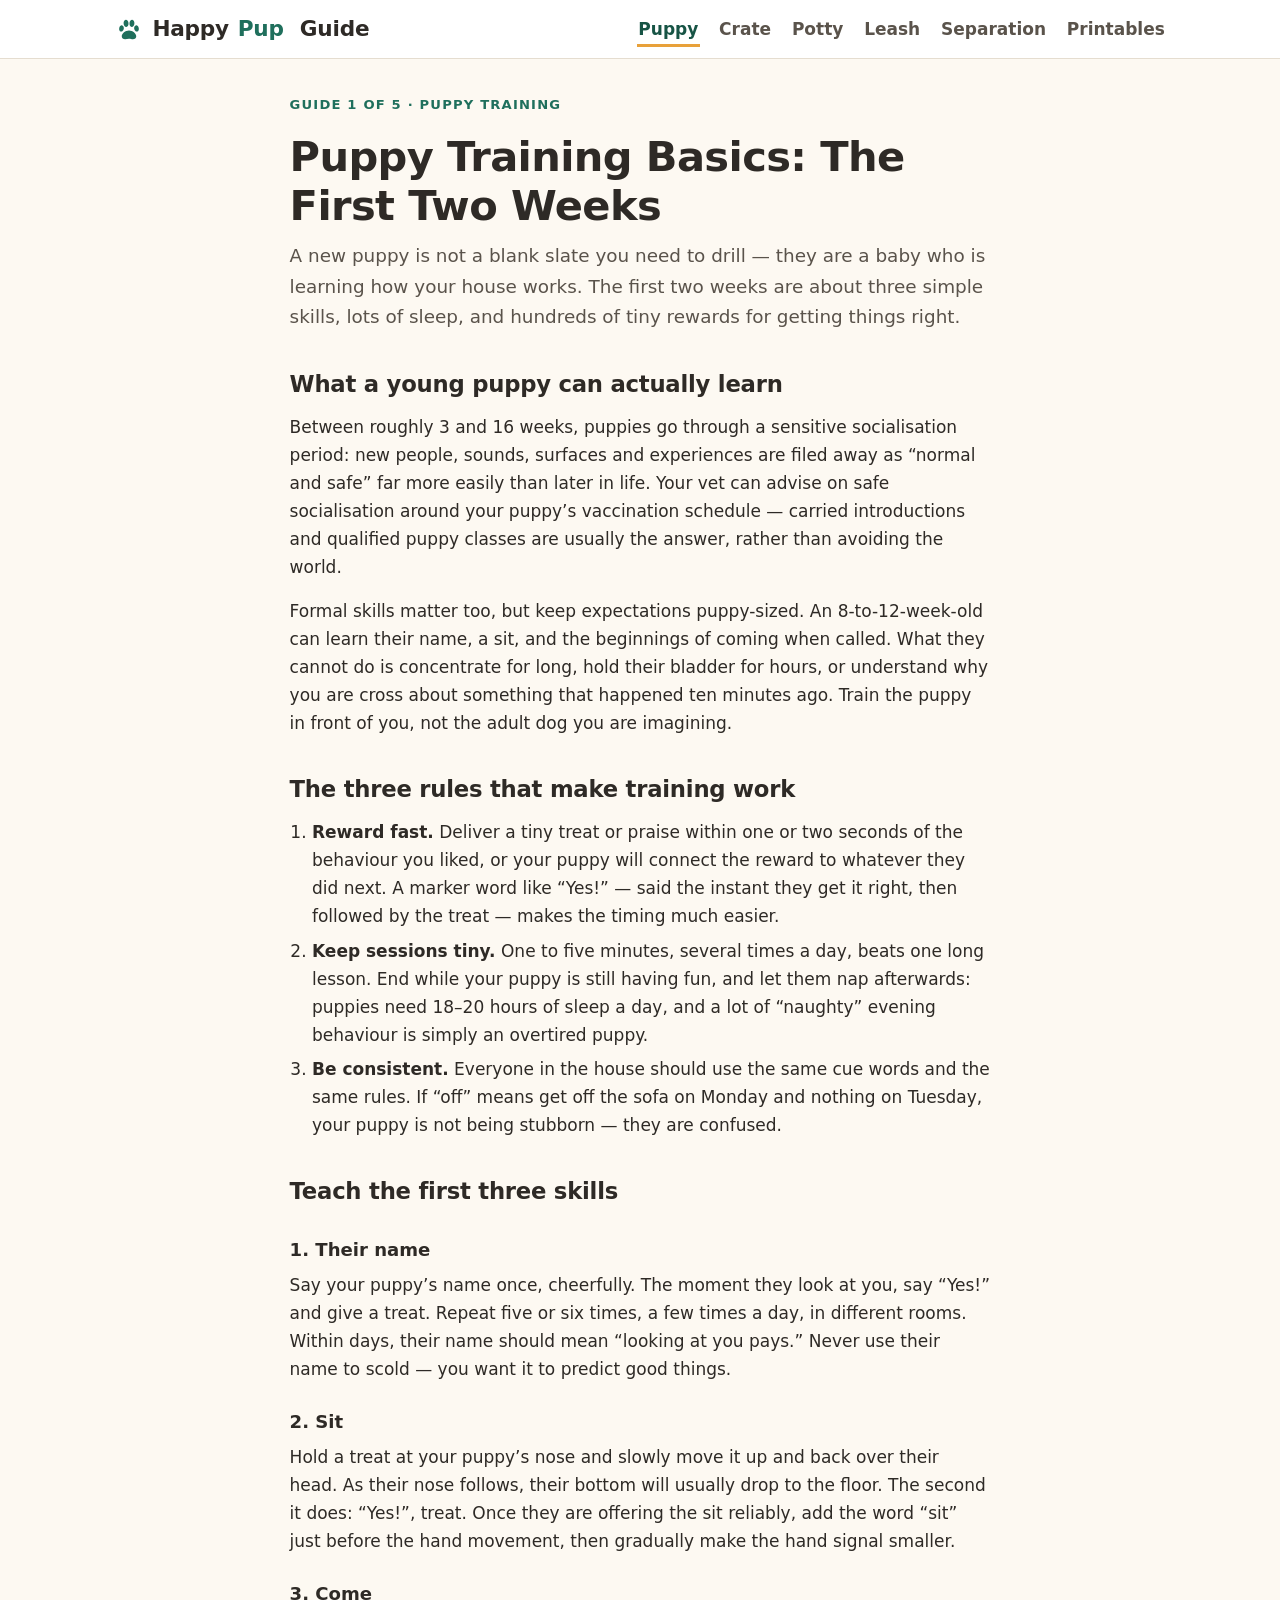
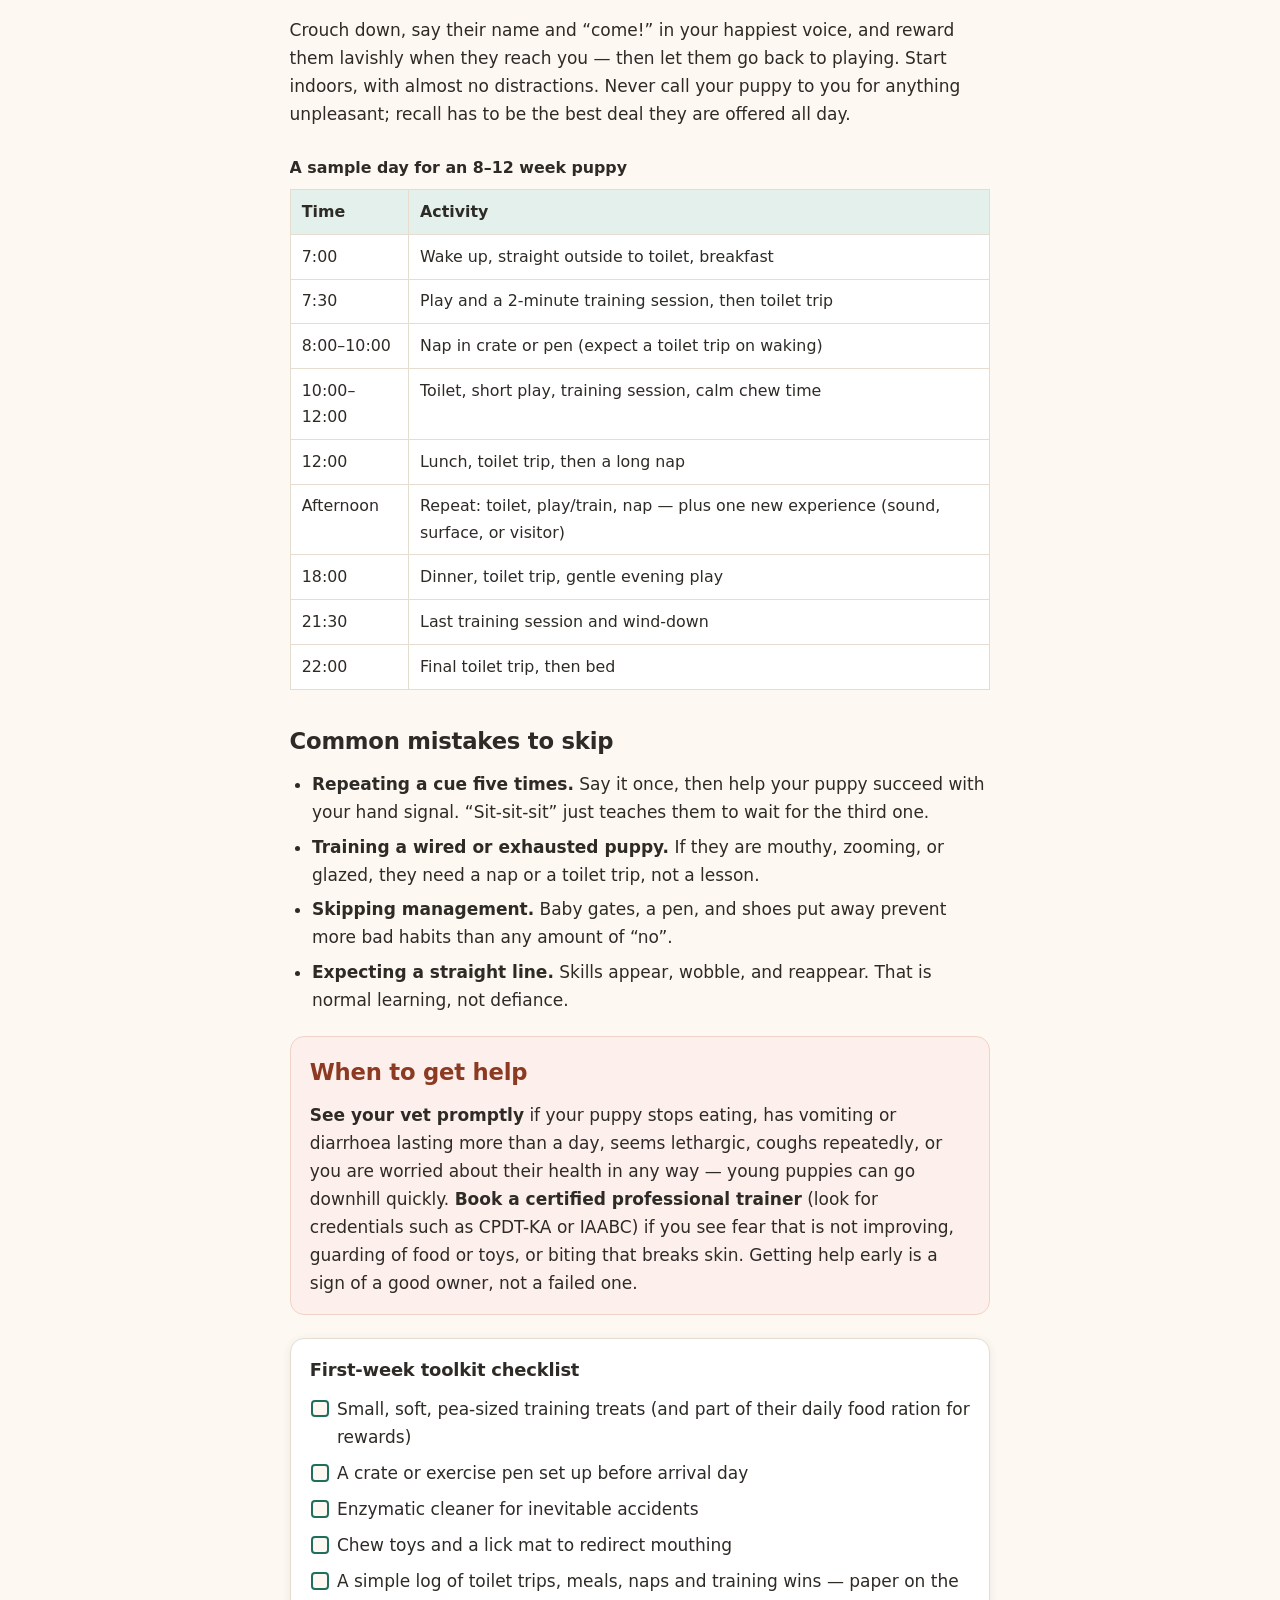
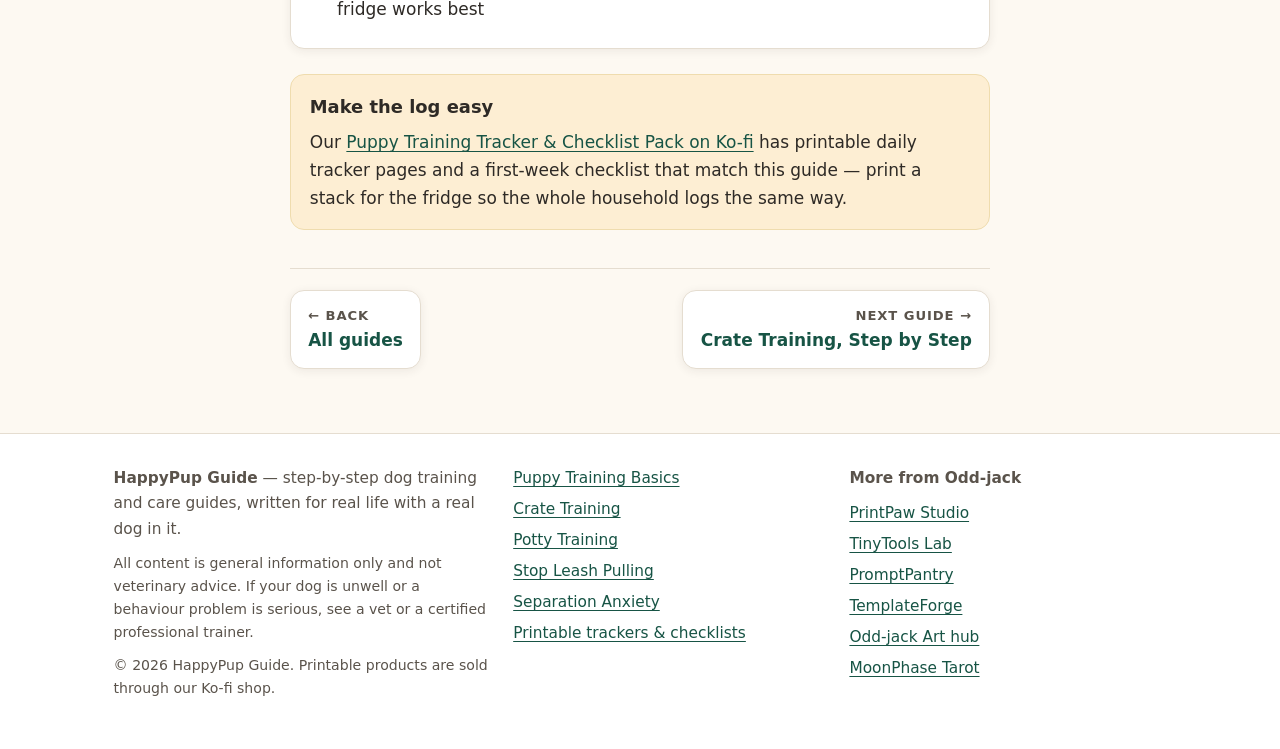
<file: guide-puppy-training.html>
<!DOCTYPE html>
<html lang="en">
<head>
<meta charset="utf-8">
<meta name="viewport" content="width=device-width, initial-scale=1">
<title>Puppy Training Basics: The First Two Weeks — HappyPup Guide</title>
<meta name="description" content="What to teach a new puppy first: name recognition, sit and come, how reward timing works, a sample daily schedule, common mistakes, and when to call a vet or certified trainer.">
<meta property="og:type" content="article">
<meta property="og:site_name" content="HappyPup Guide">
<meta property="og:title" content="Puppy Training Basics: The First Two Weeks">
<meta property="og:description" content="Short sessions, fast rewards, and the first three skills every puppy should learn — plus a sample day that keeps training on track.">
<meta property="og:url" content="https://oddjack0.github.io/happypup-guide/guide-puppy-training.html">
<link rel="stylesheet" href="styles.css">
</head>
<body>
<a class="skip-link" href="#main">Skip to main content</a>

<header class="site-header">
  <div class="wrap header-in">
    <a class="logo" href="index.html" aria-label="HappyPup Guide — home">
      <svg width="30" height="30" viewBox="0 0 24 24" fill="currentColor" aria-hidden="true" focusable="false" class="logo-pup"><path d="M12 13.2c-2.9 0-5.8 2.3-5.8 4.6 0 1.5 1.1 2.4 2.7 2.4 1 0 1.9-.4 3.1-.4s2.1.4 3.1.4c1.6 0 2.7-.9 2.7-2.4 0-2.3-2.9-4.6-5.8-4.6ZM6.6 9.1c-1-.3-2.1.6-2.4 2-.3 1.3.2 2.6 1.2 2.9 1 .3 2.1-.6 2.4-2 .3-1.3-.2-2.6-1.2-2.9Zm10.8 0c-1 .3-1.5 1.6-1.2 2.9.3 1.4 1.4 2.3 2.4 2 1-.3 1.5-1.6 1.2-2.9-.3-1.4-1.4-2.3-2.4-2ZM9.4 4.6c-1.1.1-1.9 1.5-1.7 3.1.1 1.5 1.1 2.7 2.2 2.6 1.1-.1 1.9-1.5 1.7-3.1-.1-1.5-1.1-2.7-2.2-2.6Zm5.2 0c-1.1-.1-2.1 1.1-2.2 2.6-.2 1.6.6 3 1.7 3.1 1.1.1 2.1-1.1 2.2-2.6.2-1.6-.6-3-1.7-3.1Z"/></svg>
      Happy<span class="logo-pup">Pup</span>&nbsp;Guide
    </a>
    <nav class="site-nav" aria-label="Main navigation">
      <ul>
        <li><a href="guide-puppy-training.html" aria-current="page">Puppy</a></li>
        <li><a href="guide-crate-training.html">Crate</a></li>
        <li><a href="guide-potty-training.html">Potty</a></li>
        <li><a href="guide-leash-pulling.html">Leash</a></li>
        <li><a href="guide-separation-anxiety.html">Separation</a></li>
        <li><a href="https://ko-fi.com/s/0b25be92f7">Printables</a></li>
      </ul>
    </nav>
  </div>
</header>

<main id="main">
<article class="article">
  <div class="wrap">
    <p class="eyebrow">Guide 1 of 5 · Puppy training</p>
    <h1>Puppy Training Basics: The First Two Weeks</h1>
    <p class="standfirst">A new puppy is not a blank slate you need to drill — they are a baby who is learning how your house works. The first two weeks are about three simple skills, lots of sleep, and hundreds of tiny rewards for getting things right.</p>

    <h2>What a young puppy can actually learn</h2>
    <p>Between roughly 3 and 16 weeks, puppies go through a sensitive socialisation period: new people, sounds, surfaces and experiences are filed away as &ldquo;normal and safe&rdquo; far more easily than later in life. Your vet can advise on safe socialisation around your puppy&rsquo;s vaccination schedule — carried introductions and qualified puppy classes are usually the answer, rather than avoiding the world.</p>
    <p>Formal skills matter too, but keep expectations puppy-sized. An 8-to-12-week-old can learn their name, a sit, and the beginnings of coming when called. What they cannot do is concentrate for long, hold their bladder for hours, or understand why you are cross about something that happened ten minutes ago. Train the puppy in front of you, not the adult dog you are imagining.</p>

    <h2>The three rules that make training work</h2>
    <ol>
      <li><strong>Reward fast.</strong> Deliver a tiny treat or praise within one or two seconds of the behaviour you liked, or your puppy will connect the reward to whatever they did next. A marker word like &ldquo;Yes!&rdquo; — said the instant they get it right, then followed by the treat — makes the timing much easier.</li>
      <li><strong>Keep sessions tiny.</strong> One to five minutes, several times a day, beats one long lesson. End while your puppy is still having fun, and let them nap afterwards: puppies need 18–20 hours of sleep a day, and a lot of &ldquo;naughty&rdquo; evening behaviour is simply an overtired puppy.</li>
      <li><strong>Be consistent.</strong> Everyone in the house should use the same cue words and the same rules. If &ldquo;off&rdquo; means get off the sofa on Monday and nothing on Tuesday, your puppy is not being stubborn — they are confused.</li>
    </ol>

    <h2>Teach the first three skills</h2>
    <h3>1. Their name</h3>
    <p>Say your puppy&rsquo;s name once, cheerfully. The moment they look at you, say &ldquo;Yes!&rdquo; and give a treat. Repeat five or six times, a few times a day, in different rooms. Within days, their name should mean &ldquo;looking at you pays.&rdquo; Never use their name to scold — you want it to predict good things.</p>
    <h3>2. Sit</h3>
    <p>Hold a treat at your puppy&rsquo;s nose and slowly move it up and back over their head. As their nose follows, their bottom will usually drop to the floor. The second it does: &ldquo;Yes!&rdquo;, treat. Once they are offering the sit reliably, add the word &ldquo;sit&rdquo; just before the hand movement, then gradually make the hand signal smaller.</p>
    <h3>3. Come</h3>
    <p>Crouch down, say their name and &ldquo;come!&rdquo; in your happiest voice, and reward them lavishly when they reach you — then let them go back to playing. Start indoors, with almost no distractions. Never call your puppy to you for anything unpleasant; recall has to be the best deal they are offered all day.</p>

    <div class="table-scroll">
      <table>
        <caption>A sample day for an 8–12 week puppy</caption>
        <thead>
          <tr><th scope="col">Time</th><th scope="col">Activity</th></tr>
        </thead>
        <tbody>
          <tr><td>7:00</td><td>Wake up, straight outside to toilet, breakfast</td></tr>
          <tr><td>7:30</td><td>Play and a 2-minute training session, then toilet trip</td></tr>
          <tr><td>8:00–10:00</td><td>Nap in crate or pen (expect a toilet trip on waking)</td></tr>
          <tr><td>10:00–12:00</td><td>Toilet, short play, training session, calm chew time</td></tr>
          <tr><td>12:00</td><td>Lunch, toilet trip, then a long nap</td></tr>
          <tr><td>Afternoon</td><td>Repeat: toilet, play/train, nap — plus one new experience (sound, surface, or visitor)</td></tr>
          <tr><td>18:00</td><td>Dinner, toilet trip, gentle evening play</td></tr>
          <tr><td>21:30</td><td>Last training session and wind-down</td></tr>
          <tr><td>22:00</td><td>Final toilet trip, then bed</td></tr>
        </tbody>
      </table>
    </div>

    <h2>Common mistakes to skip</h2>
    <ul>
      <li><strong>Repeating a cue five times.</strong> Say it once, then help your puppy succeed with your hand signal. &ldquo;Sit-sit-sit&rdquo; just teaches them to wait for the third one.</li>
      <li><strong>Training a wired or exhausted puppy.</strong> If they are mouthy, zooming, or glazed, they need a nap or a toilet trip, not a lesson.</li>
      <li><strong>Skipping management.</strong> Baby gates, a pen, and shoes put away prevent more bad habits than any amount of &ldquo;no&rdquo;.</li>
      <li><strong>Expecting a straight line.</strong> Skills appear, wobble, and reappear. That is normal learning, not defiance.</li>
    </ul>

    <div class="warning">
      <h2>When to get help</h2>
      <p><strong>See your vet promptly</strong> if your puppy stops eating, has vomiting or diarrhoea lasting more than a day, seems lethargic, coughs repeatedly, or you are worried about their health in any way — young puppies can go downhill quickly. <strong>Book a certified professional trainer</strong> (look for credentials such as CPDT-KA or IAABC) if you see fear that is not improving, guarding of food or toys, or biting that breaks skin. Getting help early is a sign of a good owner, not a failed one.</p>
    </div>

    <aside class="checklist">
      <h2>First-week toolkit checklist</h2>
      <ul>
        <li>Small, soft, pea-sized training treats (and part of their daily food ration for rewards)</li>
        <li>A crate or exercise pen set up before arrival day</li>
        <li>Enzymatic cleaner for inevitable accidents</li>
        <li>Chew toys and a lick mat to redirect mouthing</li>
        <li>A simple log of toilet trips, meals, naps and training wins — paper on the fridge works best</li>
      </ul>
    </aside>

    <aside class="product-strip">
      <h3>Make the log easy</h3>
      <p>Our <a href="https://ko-fi.com/s/0b25be92f7">Puppy Training Tracker &amp; Checklist Pack on Ko-fi</a> has printable daily tracker pages and a first-week checklist that match this guide — print a stack for the fridge so the whole household logs the same way.</p>
    </aside>

    <nav class="guide-nav" aria-label="Guide navigation">
      <a class="prev" href="index.html"><span class="dir">← Back</span>All guides</a>
      <a class="next" href="guide-crate-training.html"><span class="dir">Next guide →</span>Crate Training, Step by Step</a>
    </nav>
  </div>
</article>
</main>

<footer class="site-footer">
  <div class="wrap footer-in">
    <div>
      <p><strong>HappyPup Guide</strong> — step-by-step dog training and care guides, written for real life with a real dog in it.</p>
      <p class="fineprint">All content is general information only and not veterinary advice. If your dog is unwell or a behaviour problem is serious, see a vet or a certified professional trainer.</p>
      <p class="fineprint">© 2026 HappyPup Guide. Printable products are sold through our Ko-fi shop.</p>
    </div>
    <nav aria-label="Footer navigation">
      <ul>
        <li><a href="guide-puppy-training.html">Puppy Training Basics</a></li>
        <li><a href="guide-crate-training.html">Crate Training</a></li>
        <li><a href="guide-potty-training.html">Potty Training</a></li>
        <li><a href="guide-leash-pulling.html">Stop Leash Pulling</a></li>
        <li><a href="guide-separation-anxiety.html">Separation Anxiety</a></li>
        <li><a href="https://ko-fi.com/s/0b25be92f7">Printable trackers &amp; checklists</a></li>
      </ul>
    </nav>
    <nav aria-label="More from Odd-jack">
      <p><strong>More from Odd-jack</strong></p>
      <ul>
        <li><a href="https://oddjack0.github.io/printpaw-studio/">PrintPaw Studio</a></li>
        <li><a href="https://oddjack0.github.io/tinytools-lab/">TinyTools Lab</a></li>
        <li><a href="https://oddjack0.github.io/promptpantry/">PromptPantry</a></li>
        <li><a href="https://oddjack0.github.io/templateforge/">TemplateForge</a></li>
        <li><a href="https://oddjack0.github.io/oddjack-art/">Odd-jack Art hub</a></li>
        <li><a href="https://oddjack0.github.io/moonphase-tarot/">MoonPhase Tarot</a></li>
      </ul>
    </nav>
  </div>
</footer>
</body>
</html>
</file>
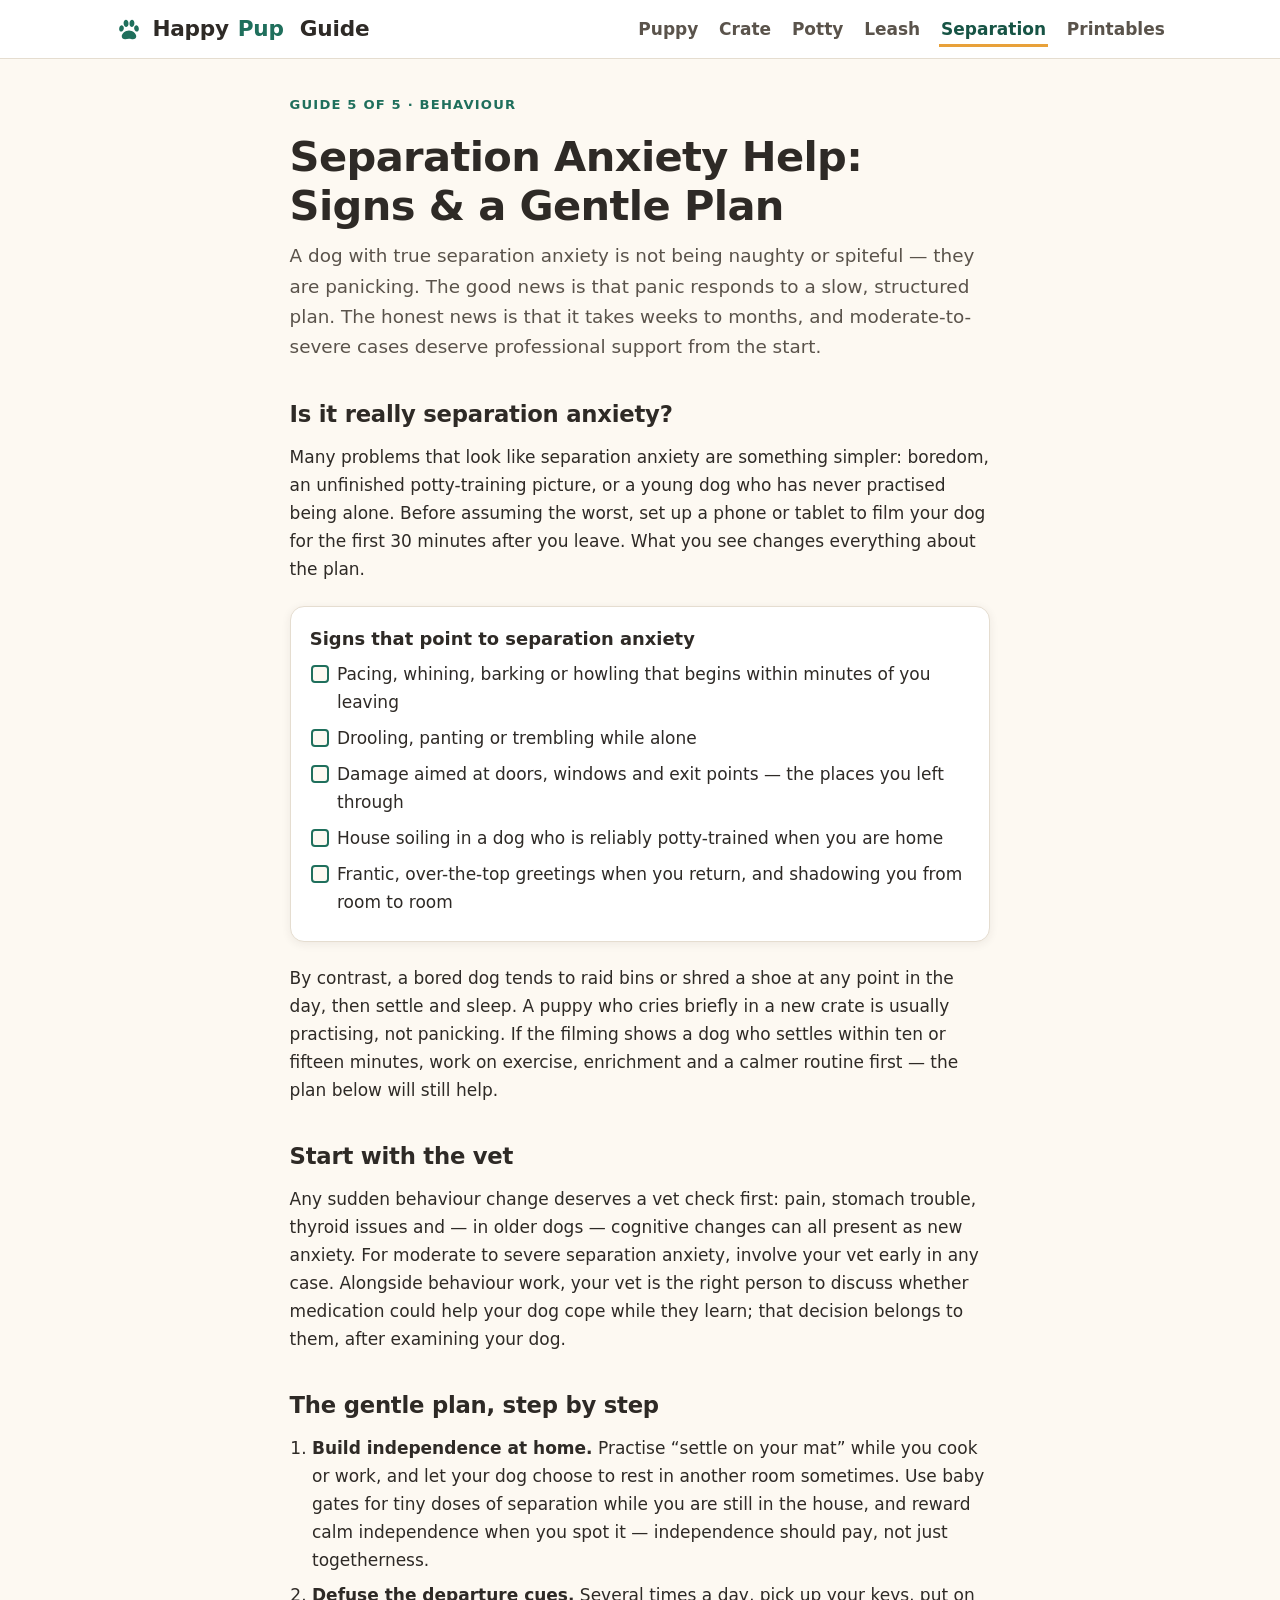
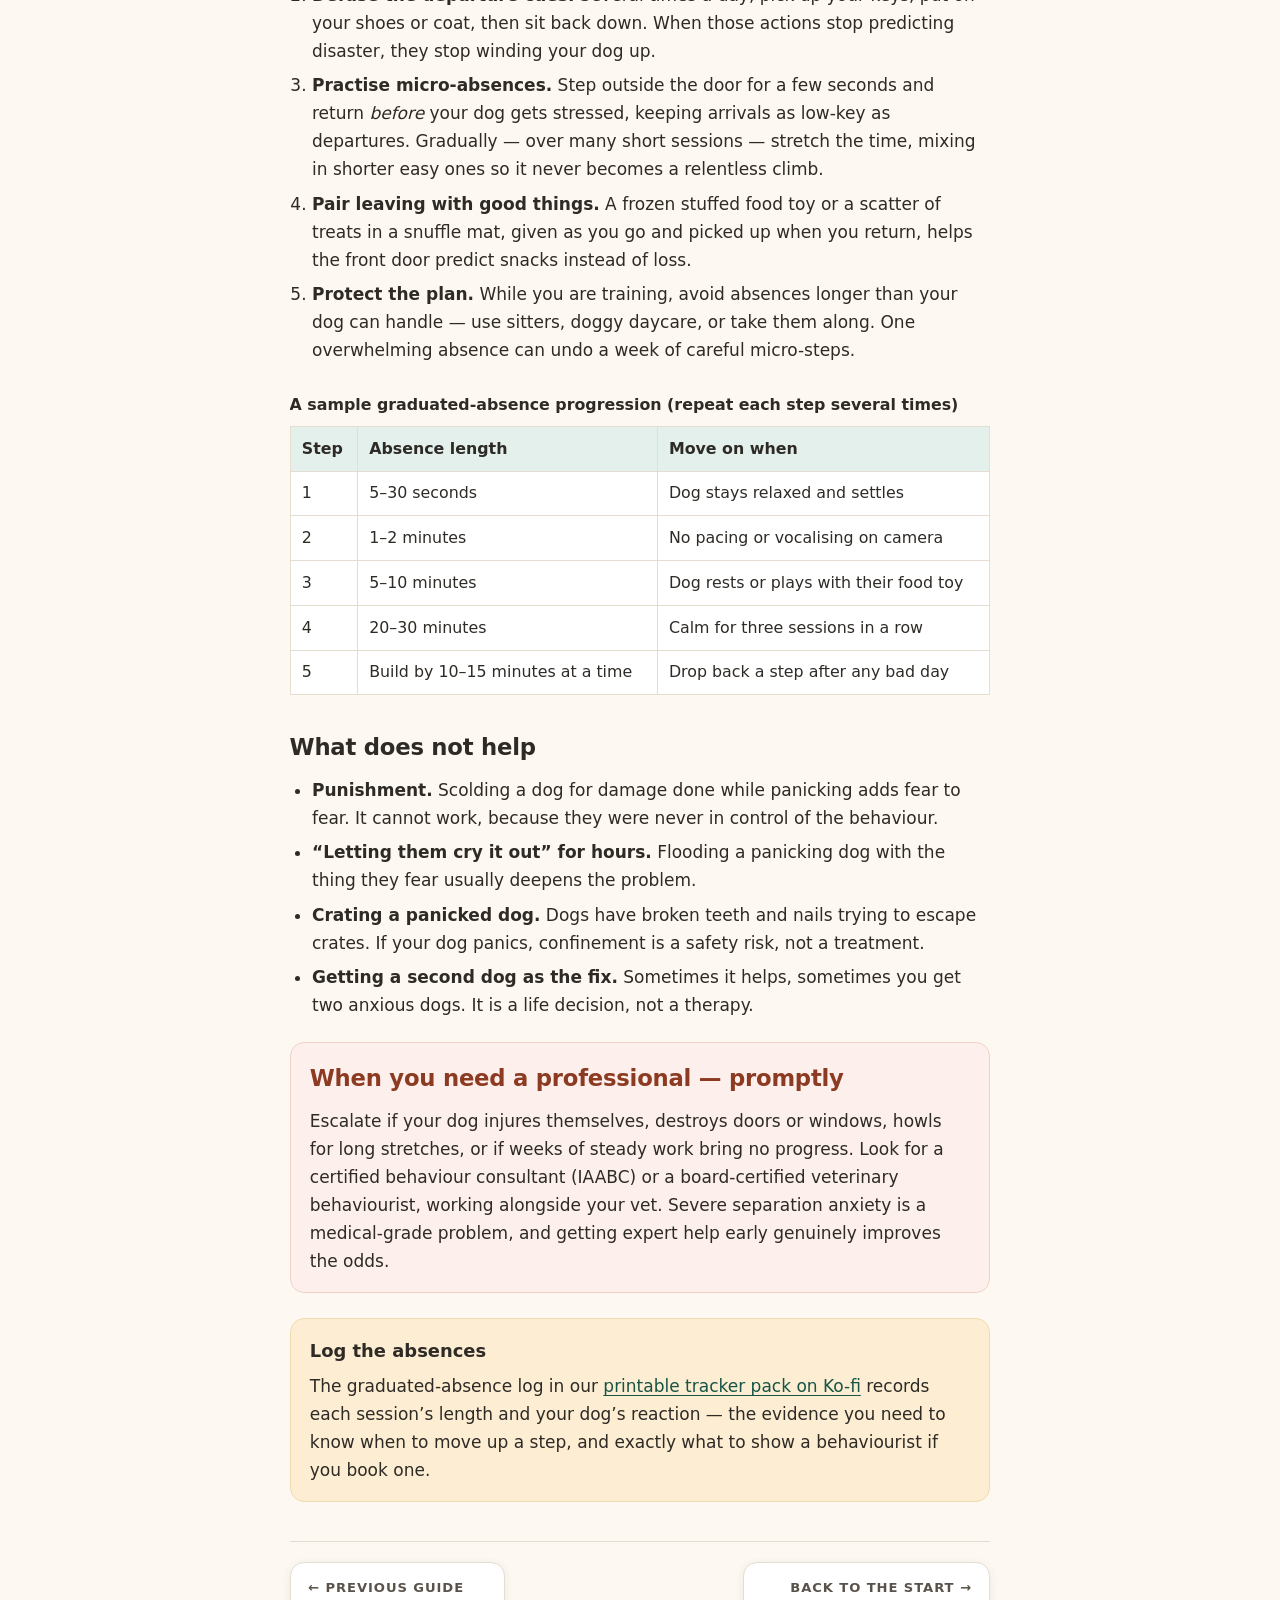
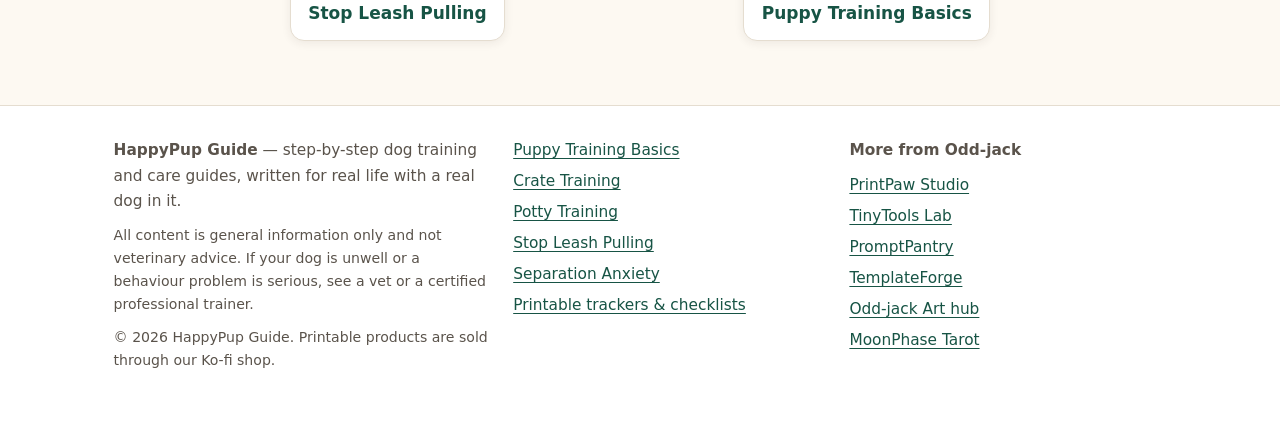
<file: guide-separation-anxiety.html>
<!DOCTYPE html>
<html lang="en">
<head>
<meta charset="utf-8">
<meta name="viewport" content="width=device-width, initial-scale=1">
<title>Separation Anxiety in Dogs: Signs &amp; a Gentle Plan — HappyPup Guide</title>
<meta name="description" content="How to tell separation anxiety from boredom, the signs to watch for, a graduated departure plan and independence training that genuinely help — and when you need a vet or behaviourist.">
<meta property="og:type" content="article">
<meta property="og:site_name" content="HappyPup Guide">
<meta property="og:title" content="Separation Anxiety in Dogs: Signs &amp; a Gentle Plan">
<meta property="og:description" content="True separation anxiety is panic, not naughtiness. Learn the signs, film what actually happens, and work a slow plan of micro-absences and calm independence.">
<meta property="og:url" content="https://oddjack0.github.io/happypup-guide/guide-separation-anxiety.html">
<link rel="stylesheet" href="styles.css">
</head>
<body>
<a class="skip-link" href="#main">Skip to main content</a>

<header class="site-header">
  <div class="wrap header-in">
    <a class="logo" href="index.html" aria-label="HappyPup Guide — home">
      <svg width="30" height="30" viewBox="0 0 24 24" fill="currentColor" aria-hidden="true" focusable="false" class="logo-pup"><path d="M12 13.2c-2.9 0-5.8 2.3-5.8 4.6 0 1.5 1.1 2.4 2.7 2.4 1 0 1.9-.4 3.1-.4s2.1.4 3.1.4c1.6 0 2.7-.9 2.7-2.4 0-2.3-2.9-4.6-5.8-4.6ZM6.6 9.1c-1-.3-2.1.6-2.4 2-.3 1.3.2 2.6 1.2 2.9 1 .3 2.1-.6 2.4-2 .3-1.3-.2-2.6-1.2-2.9Zm10.8 0c-1 .3-1.5 1.6-1.2 2.9.3 1.4 1.4 2.3 2.4 2 1-.3 1.5-1.6 1.2-2.9-.3-1.4-1.4-2.3-2.4-2ZM9.4 4.6c-1.1.1-1.9 1.5-1.7 3.1.1 1.5 1.1 2.7 2.2 2.6 1.1-.1 1.9-1.5 1.7-3.1-.1-1.5-1.1-2.7-2.2-2.6Zm5.2 0c-1.1-.1-2.1 1.1-2.2 2.6-.2 1.6.6 3 1.7 3.1 1.1.1 2.1-1.1 2.2-2.6.2-1.6-.6-3-1.7-3.1Z"/></svg>
      Happy<span class="logo-pup">Pup</span>&nbsp;Guide
    </a>
    <nav class="site-nav" aria-label="Main navigation">
      <ul>
        <li><a href="guide-puppy-training.html">Puppy</a></li>
        <li><a href="guide-crate-training.html">Crate</a></li>
        <li><a href="guide-potty-training.html">Potty</a></li>
        <li><a href="guide-leash-pulling.html">Leash</a></li>
        <li><a href="guide-separation-anxiety.html" aria-current="page">Separation</a></li>
        <li><a href="https://ko-fi.com/s/0b25be92f7">Printables</a></li>
      </ul>
    </nav>
  </div>
</header>

<main id="main">
<article class="article">
  <div class="wrap">
    <p class="eyebrow">Guide 5 of 5 · Behaviour</p>
    <h1>Separation Anxiety Help: Signs &amp; a Gentle Plan</h1>
    <p class="standfirst">A dog with true separation anxiety is not being naughty or spiteful — they are panicking. The good news is that panic responds to a slow, structured plan. The honest news is that it takes weeks to months, and moderate-to-severe cases deserve professional support from the start.</p>

    <h2>Is it really separation anxiety?</h2>
    <p>Many problems that look like separation anxiety are something simpler: boredom, an unfinished potty-training picture, or a young dog who has never practised being alone. Before assuming the worst, set up a phone or tablet to film your dog for the first 30 minutes after you leave. What you see changes everything about the plan.</p>
    <aside class="checklist">
      <h3>Signs that point to separation anxiety</h3>
      <ul>
        <li>Pacing, whining, barking or howling that begins within minutes of you leaving</li>
        <li>Drooling, panting or trembling while alone</li>
        <li>Damage aimed at doors, windows and exit points — the places you left through</li>
        <li>House soiling in a dog who is reliably potty-trained when you are home</li>
        <li>Frantic, over-the-top greetings when you return, and shadowing you from room to room</li>
      </ul>
    </aside>
    <p>By contrast, a bored dog tends to raid bins or shred a shoe at any point in the day, then settle and sleep. A puppy who cries briefly in a new crate is usually practising, not panicking. If the filming shows a dog who settles within ten or fifteen minutes, work on exercise, enrichment and a calmer routine first — the plan below will still help.</p>

    <h2>Start with the vet</h2>
    <p>Any sudden behaviour change deserves a vet check first: pain, stomach trouble, thyroid issues and — in older dogs — cognitive changes can all present as new anxiety. For moderate to severe separation anxiety, involve your vet early in any case. Alongside behaviour work, your vet is the right person to discuss whether medication could help your dog cope while they learn; that decision belongs to them, after examining your dog.</p>

    <h2>The gentle plan, step by step</h2>
    <ol>
      <li><strong>Build independence at home.</strong> Practise &ldquo;settle on your mat&rdquo; while you cook or work, and let your dog choose to rest in another room sometimes. Use baby gates for tiny doses of separation while you are still in the house, and reward calm independence when you spot it — independence should pay, not just togetherness.</li>
      <li><strong>Defuse the departure cues.</strong> Several times a day, pick up your keys, put on your shoes or coat, then sit back down. When those actions stop predicting disaster, they stop winding your dog up.</li>
      <li><strong>Practise micro-absences.</strong> Step outside the door for a few seconds and return <em>before</em> your dog gets stressed, keeping arrivals as low-key as departures. Gradually — over many short sessions — stretch the time, mixing in shorter easy ones so it never becomes a relentless climb.</li>
      <li><strong>Pair leaving with good things.</strong> A frozen stuffed food toy or a scatter of treats in a snuffle mat, given as you go and picked up when you return, helps the front door predict snacks instead of loss.</li>
      <li><strong>Protect the plan.</strong> While you are training, avoid absences longer than your dog can handle — use sitters, doggy daycare, or take them along. One overwhelming absence can undo a week of careful micro-steps.</li>
    </ol>

    <div class="table-scroll">
      <table>
        <caption>A sample graduated-absence progression (repeat each step several times)</caption>
        <thead>
          <tr><th scope="col">Step</th><th scope="col">Absence length</th><th scope="col">Move on when</th></tr>
        </thead>
        <tbody>
          <tr><td>1</td><td>5–30 seconds</td><td>Dog stays relaxed and settles</td></tr>
          <tr><td>2</td><td>1–2 minutes</td><td>No pacing or vocalising on camera</td></tr>
          <tr><td>3</td><td>5–10 minutes</td><td>Dog rests or plays with their food toy</td></tr>
          <tr><td>4</td><td>20–30 minutes</td><td>Calm for three sessions in a row</td></tr>
          <tr><td>5</td><td>Build by 10–15 minutes at a time</td><td>Drop back a step after any bad day</td></tr>
        </tbody>
      </table>
    </div>

    <h2>What does not help</h2>
    <ul>
      <li><strong>Punishment.</strong> Scolding a dog for damage done while panicking adds fear to fear. It cannot work, because they were never in control of the behaviour.</li>
      <li><strong>&ldquo;Letting them cry it out&rdquo; for hours.</strong> Flooding a panicking dog with the thing they fear usually deepens the problem.</li>
      <li><strong>Crating a panicked dog.</strong> Dogs have broken teeth and nails trying to escape crates. If your dog panics, confinement is a safety risk, not a treatment.</li>
      <li><strong>Getting a second dog as the fix.</strong> Sometimes it helps, sometimes you get two anxious dogs. It is a life decision, not a therapy.</li>
    </ul>

    <div class="warning">
      <h2>When you need a professional — promptly</h2>
      <p>Escalate if your dog injures themselves, destroys doors or windows, howls for long stretches, or if weeks of steady work bring no progress. Look for a certified behaviour consultant (IAABC) or a board-certified veterinary behaviourist, working alongside your vet. Severe separation anxiety is a medical-grade problem, and getting expert help early genuinely improves the odds.</p>
    </div>

    <aside class="product-strip">
      <h3>Log the absences</h3>
      <p>The graduated-absence log in our <a href="https://ko-fi.com/s/0b25be92f7">printable tracker pack on Ko-fi</a> records each session&rsquo;s length and your dog&rsquo;s reaction — the evidence you need to know when to move up a step, and exactly what to show a behaviourist if you book one.</p>
    </aside>

    <nav class="guide-nav" aria-label="Guide navigation">
      <a class="prev" href="guide-leash-pulling.html"><span class="dir">← Previous guide</span>Stop Leash Pulling</a>
      <a class="next" href="guide-puppy-training.html"><span class="dir">Back to the start →</span>Puppy Training Basics</a>
    </nav>
  </div>
</article>
</main>

<footer class="site-footer">
  <div class="wrap footer-in">
    <div>
      <p><strong>HappyPup Guide</strong> — step-by-step dog training and care guides, written for real life with a real dog in it.</p>
      <p class="fineprint">All content is general information only and not veterinary advice. If your dog is unwell or a behaviour problem is serious, see a vet or a certified professional trainer.</p>
      <p class="fineprint">© 2026 HappyPup Guide. Printable products are sold through our Ko-fi shop.</p>
    </div>
    <nav aria-label="Footer navigation">
      <ul>
        <li><a href="guide-puppy-training.html">Puppy Training Basics</a></li>
        <li><a href="guide-crate-training.html">Crate Training</a></li>
        <li><a href="guide-potty-training.html">Potty Training</a></li>
        <li><a href="guide-leash-pulling.html">Stop Leash Pulling</a></li>
        <li><a href="guide-separation-anxiety.html">Separation Anxiety</a></li>
        <li><a href="https://ko-fi.com/s/0b25be92f7">Printable trackers &amp; checklists</a></li>
      </ul>
    </nav>
    <nav aria-label="More from Odd-jack">
      <p><strong>More from Odd-jack</strong></p>
      <ul>
        <li><a href="https://oddjack0.github.io/printpaw-studio/">PrintPaw Studio</a></li>
        <li><a href="https://oddjack0.github.io/tinytools-lab/">TinyTools Lab</a></li>
        <li><a href="https://oddjack0.github.io/promptpantry/">PromptPantry</a></li>
        <li><a href="https://oddjack0.github.io/templateforge/">TemplateForge</a></li>
        <li><a href="https://oddjack0.github.io/oddjack-art/">Odd-jack Art hub</a></li>
        <li><a href="https://oddjack0.github.io/moonphase-tarot/">MoonPhase Tarot</a></li>
      </ul>
    </nav>
  </div>
</footer>
</body>
</html>
</file>
<file: styles.css>
/* HappyPup Guide — styles.css
   Pure hand-written CSS. No external fonts, images, or frameworks. */

/* ---------- Tokens ---------- */
:root {
  --bg: #fdf9f2;
  --surface: #ffffff;
  --ink: #2e2a26;
  --ink-soft: #5a534b;
  --brand: #1f6f5c;        /* deep teal-green, dark enough for white text */
  --brand-deep: #175445;
  --accent: #e8a13a;       /* warm amber */
  --accent-soft: #fdeed3;
  --teal-soft: #e3f0ec;
  --line: #e5ddd0;
  --danger-bg: #fdf0ec;
  --danger-ink: #8c3b22;
  --radius: 14px;
  --maxw: 68rem;
  --shadow: 0 2px 10px rgba(46, 42, 38, 0.08);
}

* { box-sizing: border-box; }

html { scroll-behavior: smooth; }

body {
  margin: 0;
  background: var(--bg);
  color: var(--ink);
  font-family: "Segoe UI", system-ui, -apple-system, "Helvetica Neue", Arial, sans-serif;
  font-size: 1.0625rem;
  line-height: 1.65;
}

/* ---------- Accessibility ---------- */
.skip-link {
  position: absolute;
  left: -9999px;
  top: 0;
  background: var(--brand-deep);
  color: #fff;
  padding: 0.6rem 1rem;
  z-index: 100;
  border-radius: 0 0 var(--radius) 0;
}
.skip-link:focus { left: 0; }

a { color: var(--brand-deep); text-underline-offset: 3px; }
a:hover { color: var(--brand); }
a:focus-visible, button:focus-visible {
  outline: 3px solid var(--accent);
  outline-offset: 2px;
}

.visually-hidden {
  position: absolute;
  width: 1px; height: 1px;
  overflow: hidden;
  clip: rect(0 0 0 0);
  white-space: nowrap;
}

/* ---------- Layout ---------- */
.wrap {
  max-width: var(--maxw);
  margin: 0 auto;
  padding: 0 1.1rem;
}

main { display: block; }

/* ---------- Header ---------- */
.site-header {
  background: var(--surface);
  border-bottom: 1px solid var(--line);
  position: sticky;
  top: 0;
  z-index: 10;
}
.header-in {
  display: flex;
  align-items: center;
  justify-content: space-between;
  gap: 1rem;
  padding-top: 0.7rem;
  padding-bottom: 0.7rem;
  flex-wrap: wrap;
}
.logo {
  display: inline-flex;
  align-items: center;
  gap: 0.55rem;
  font-size: 1.35rem;
  font-weight: 800;
  color: var(--ink);
  text-decoration: none;
  letter-spacing: -0.01em;
}
.logo:hover { color: var(--brand-deep); }
.logo svg { flex: none; }
.logo .logo-pup { color: var(--brand); }

.site-nav ul {
  list-style: none;
  display: flex;
  flex-wrap: wrap;
  gap: 0.25rem 1.1rem;
  margin: 0;
  padding: 0;
}
.site-nav a {
  text-decoration: none;
  font-weight: 600;
  color: var(--ink-soft);
  padding: 0.3rem 0.1rem;
}
.site-nav a:hover, .site-nav a[aria-current="page"] { color: var(--brand-deep); }
.site-nav a[aria-current="page"] { border-bottom: 3px solid var(--accent); }

/* ---------- Hero ---------- */
.hero {
  background:
    radial-gradient(circle at 88% 18%, var(--accent-soft) 0 9rem, transparent 9.5rem),
    radial-gradient(circle at 6% 88%, var(--teal-soft) 0 7rem, transparent 7.5rem),
    var(--surface);
  border-bottom: 1px solid var(--line);
  padding: 3.2rem 0 2.6rem;
}
.hero h1 {
  font-size: clamp(2rem, 5.2vw, 3.1rem);
  line-height: 1.12;
  margin: 0 0 0.9rem;
  letter-spacing: -0.015em;
  max-width: 22ch;
}
.hero h1 .hl { color: var(--brand); }
.hero p.lede {
  font-size: 1.2rem;
  color: var(--ink-soft);
  max-width: 56ch;
  margin: 0 0 1.6rem;
}
.hero-actions { display: flex; flex-wrap: wrap; gap: 0.8rem; }

.btn {
  display: inline-block;
  background: var(--brand);
  color: #fff;
  font-weight: 700;
  text-decoration: none;
  padding: 0.75rem 1.35rem;
  border-radius: 999px;
  border: 2px solid var(--brand);
}
.btn:hover { background: var(--brand-deep); color: #fff; }
.btn.ghost {
  background: transparent;
  color: var(--brand-deep);
}
.btn.ghost:hover { background: var(--teal-soft); }

/* ---------- Sections & cards ---------- */
.section { padding: 2.6rem 0 0.6rem; }
.section > h2, .section-head h2 {
  font-size: 1.7rem;
  margin: 0 0 0.4rem;
  letter-spacing: -0.01em;
}
.section-sub { color: var(--ink-soft); margin: 0 0 1.4rem; max-width: 62ch; }

.card-grid {
  display: grid;
  grid-template-columns: repeat(auto-fit, minmax(17rem, 1fr));
  gap: 1.1rem;
  padding-bottom: 1rem;
}
.card {
  background: var(--surface);
  border: 1px solid var(--line);
  border-radius: var(--radius);
  padding: 1.3rem 1.3rem 1.15rem;
  box-shadow: var(--shadow);
  display: flex;
  flex-direction: column;
  gap: 0.5rem;
}
.card .card-icon {
  width: 3rem; height: 3rem;
  border-radius: 12px;
  background: var(--teal-soft);
  display: grid;
  place-items: center;
  color: var(--brand-deep);
}
.card h3 { margin: 0; font-size: 1.22rem; line-height: 1.3; }
.card h3 a { color: var(--ink); text-decoration: none; }
.card h3 a:hover { color: var(--brand-deep); text-decoration: underline; }
.card p { margin: 0; color: var(--ink-soft); font-size: 1rem; }
.card .card-meta {
  margin-top: auto;
  padding-top: 0.5rem;
  font-size: 0.92rem;
  font-weight: 700;
  color: var(--brand-deep);
}
.card .card-meta a { text-decoration: none; }
.card .card-meta a:hover { text-decoration: underline; }

/* Product / promo cards */
.promo {
  background: var(--surface);
  border: 1px solid var(--line);
  border-left: 6px solid var(--accent);
  border-radius: var(--radius);
  box-shadow: var(--shadow);
  padding: 1.5rem;
  display: grid;
  gap: 1.2rem;
  grid-template-columns: 1fr;
  align-items: center;
  margin-bottom: 1.2rem;
}
@media (min-width: 44rem) {
  .promo { grid-template-columns: 1fr auto; }
}
.promo h3 { margin: 0 0 0.4rem; font-size: 1.3rem; }
.promo p { margin: 0; color: var(--ink-soft); max-width: 58ch; }
.promo .price {
  font-size: 1.9rem;
  font-weight: 800;
  color: var(--brand-deep);
  white-space: nowrap;
}
.promo .price small { display: block; font-size: 0.85rem; font-weight: 600; color: var(--ink-soft); }

/* ---------- Article ---------- */
.article { padding: 2.2rem 0 0.5rem; }
.article .wrap { max-width: 46rem; }
.eyebrow {
  text-transform: uppercase;
  letter-spacing: 0.09em;
  font-size: 0.82rem;
  font-weight: 800;
  color: var(--brand);
  margin: 0 0 0.5rem;
}
.article h1 {
  font-size: clamp(1.85rem, 4.6vw, 2.6rem);
  line-height: 1.18;
  letter-spacing: -0.015em;
  margin: 0 0 0.7rem;
}
.article .standfirst {
  font-size: 1.15rem;
  color: var(--ink-soft);
  margin: 0 0 1.6rem;
}
.article h2 {
  font-size: 1.42rem;
  margin: 2.1rem 0 0.6rem;
  letter-spacing: -0.01em;
}
.article h3 { font-size: 1.13rem; margin: 1.5rem 0 0.4rem; }
.article p { margin: 0 0 1rem; }
.article ul, .article ol { margin: 0 0 1.1rem; padding-left: 1.4rem; }
.article li { margin-bottom: 0.4rem; }
.article strong { color: var(--ink); }

/* Callouts */
.note, .warning, .checklist {
  border-radius: var(--radius);
  padding: 1.05rem 1.2rem;
  margin: 1.4rem 0;
  border: 1px solid var(--line);
}
.note { background: var(--teal-soft); border-color: #c8ddd6; }
.warning { background: var(--danger-bg); border-color: #f0d2c6; }
.warning h2, .warning h3 { color: var(--danger-ink); margin-top: 0; }
.note h2, .note h3, .checklist h2, .checklist h3 { margin-top: 0; font-size: 1.12rem; }
.note p:last-child, .warning p:last-child, .checklist ul:last-child { margin-bottom: 0; }

.checklist { background: var(--surface); box-shadow: var(--shadow); }
.checklist ul { list-style: none; padding-left: 0; margin-bottom: 0; }
.checklist li {
  position: relative;
  padding-left: 1.7rem;
  margin-bottom: 0.5rem;
}
.checklist li::before {
  content: "";
  position: absolute;
  left: 0.1rem; top: 0.33rem;
  width: 0.85rem; height: 0.85rem;
  border: 2px solid var(--brand);
  border-radius: 4px;
  background: var(--bg);
}

/* Tables */
.table-scroll { overflow-x: auto; margin: 1.2rem 0 1.4rem; }
table {
  border-collapse: collapse;
  width: 100%;
  background: var(--surface);
  font-size: 0.99rem;
}
caption {
  text-align: left;
  font-weight: 700;
  padding: 0.5rem 0;
}
th, td {
  border: 1px solid var(--line);
  padding: 0.55rem 0.7rem;
  text-align: left;
  vertical-align: top;
}
thead th { background: var(--teal-soft); }

/* In-article product strip */
.product-strip {
  background: var(--accent-soft);
  border: 1px solid #efdcae;
  border-radius: var(--radius);
  padding: 1.05rem 1.2rem;
  margin: 1.6rem 0;
}
.product-strip h2, .product-strip h3 { margin-top: 0; font-size: 1.12rem; }
.product-strip p:last-child { margin-bottom: 0; }

/* Prev / next */
.guide-nav {
  display: flex;
  flex-wrap: wrap;
  gap: 0.9rem;
  justify-content: space-between;
  margin: 2.4rem 0 0.5rem;
  border-top: 1px solid var(--line);
  padding-top: 1.3rem;
}
.guide-nav a {
  display: block;
  background: var(--surface);
  border: 1px solid var(--line);
  border-radius: var(--radius);
  padding: 0.85rem 1.1rem;
  text-decoration: none;
  font-weight: 700;
  max-width: 100%;
  box-shadow: var(--shadow);
}
.guide-nav a:hover { border-color: var(--brand); }
.guide-nav a .dir {
  display: block;
  font-size: 0.82rem;
  font-weight: 600;
  color: var(--ink-soft);
  text-transform: uppercase;
  letter-spacing: 0.07em;
}
.guide-nav a.next { margin-left: auto; text-align: right; }

/* ---------- Disclaimer & footer ---------- */
.disclaimer {
  background: #f3ede1;
  border: 1px solid var(--line);
  border-radius: var(--radius);
  padding: 1.1rem 1.25rem;
  margin: 2.2rem 0;
  font-size: 0.97rem;
  color: var(--ink-soft);
}
.disclaimer strong { color: var(--ink); }

.site-footer {
  border-top: 1px solid var(--line);
  background: var(--surface);
  margin-top: 3rem;
  padding: 2rem 0 2.4rem;
  color: var(--ink-soft);
  font-size: 0.96rem;
}
.footer-in { display: grid; gap: 1.2rem; }
@media (min-width: 44rem) {
  .footer-in { grid-template-columns: 1.2fr 1fr 1fr; }
}
.site-footer nav ul { list-style: none; margin: 0; padding: 0; }
.site-footer nav li { margin-bottom: 0.35rem; }
.site-footer p { margin: 0 0 0.6rem; }
.site-footer .fineprint { font-size: 0.88rem; }
</file>
